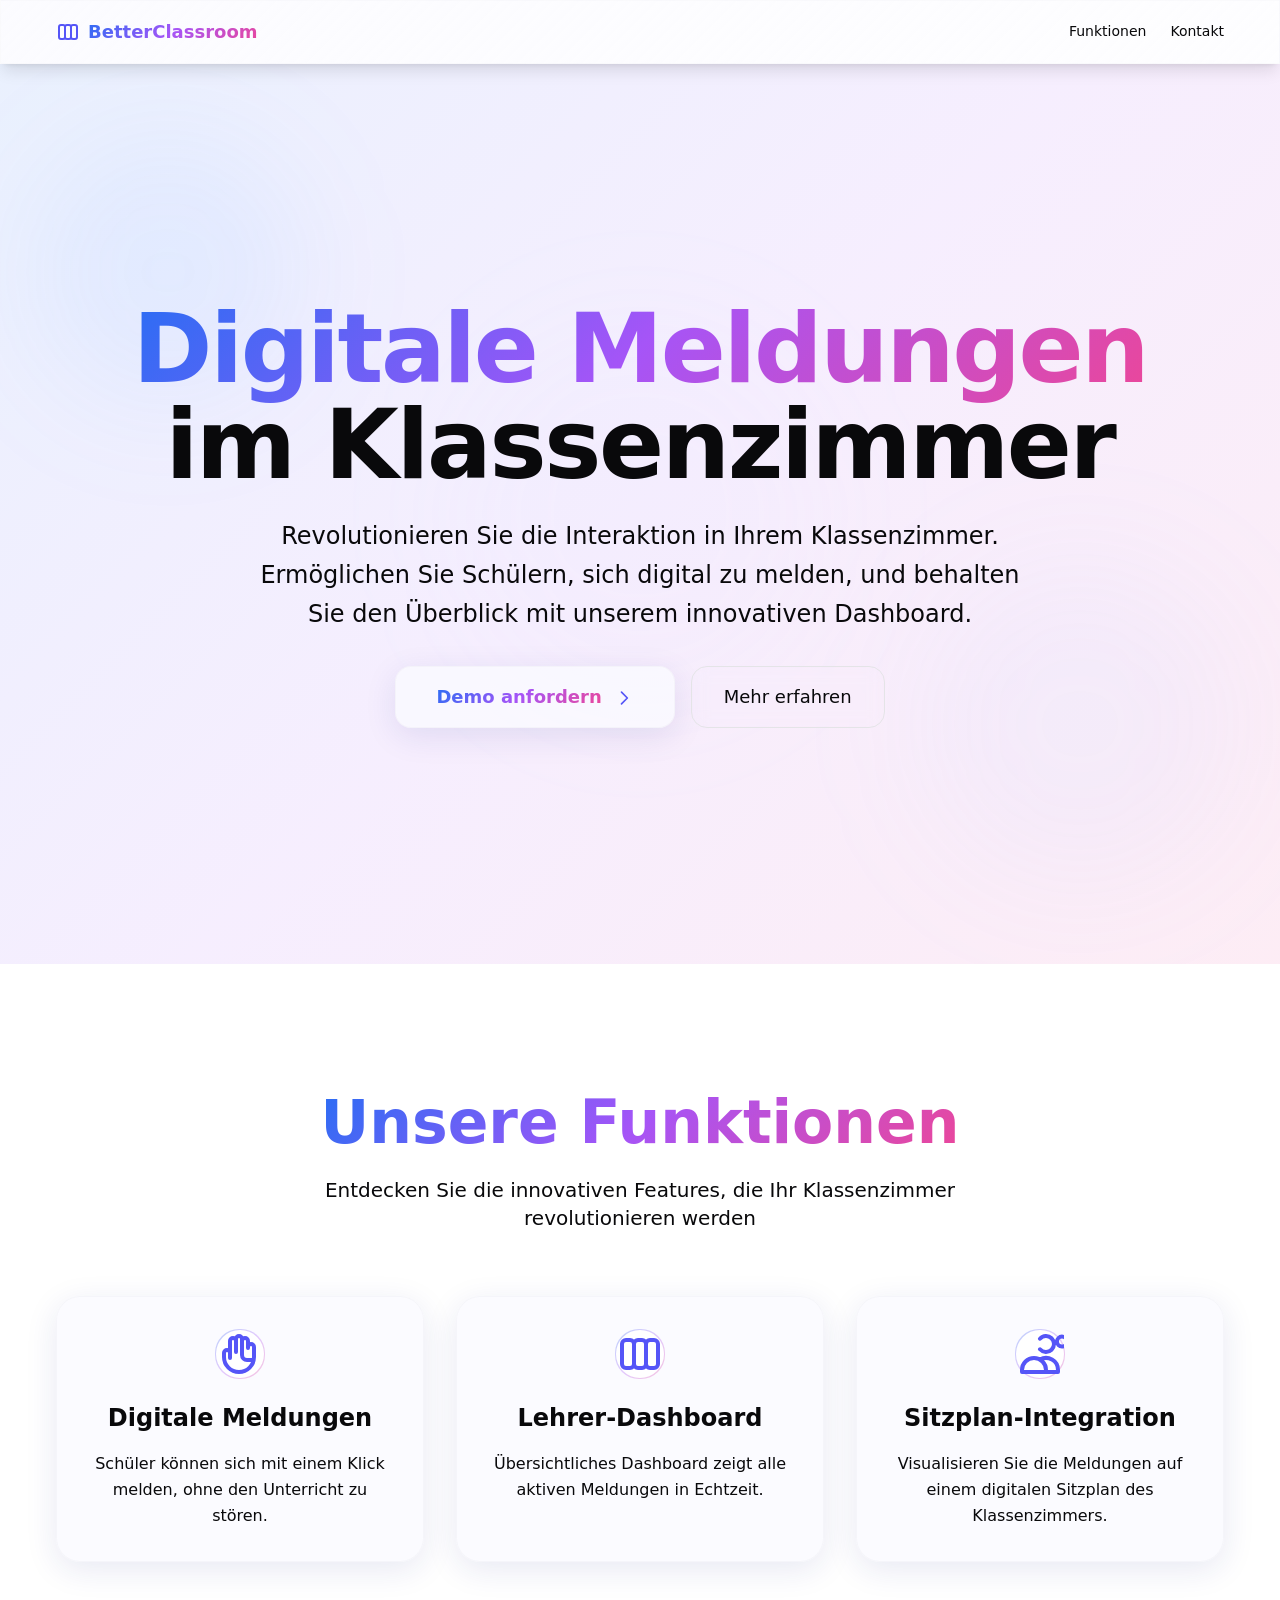
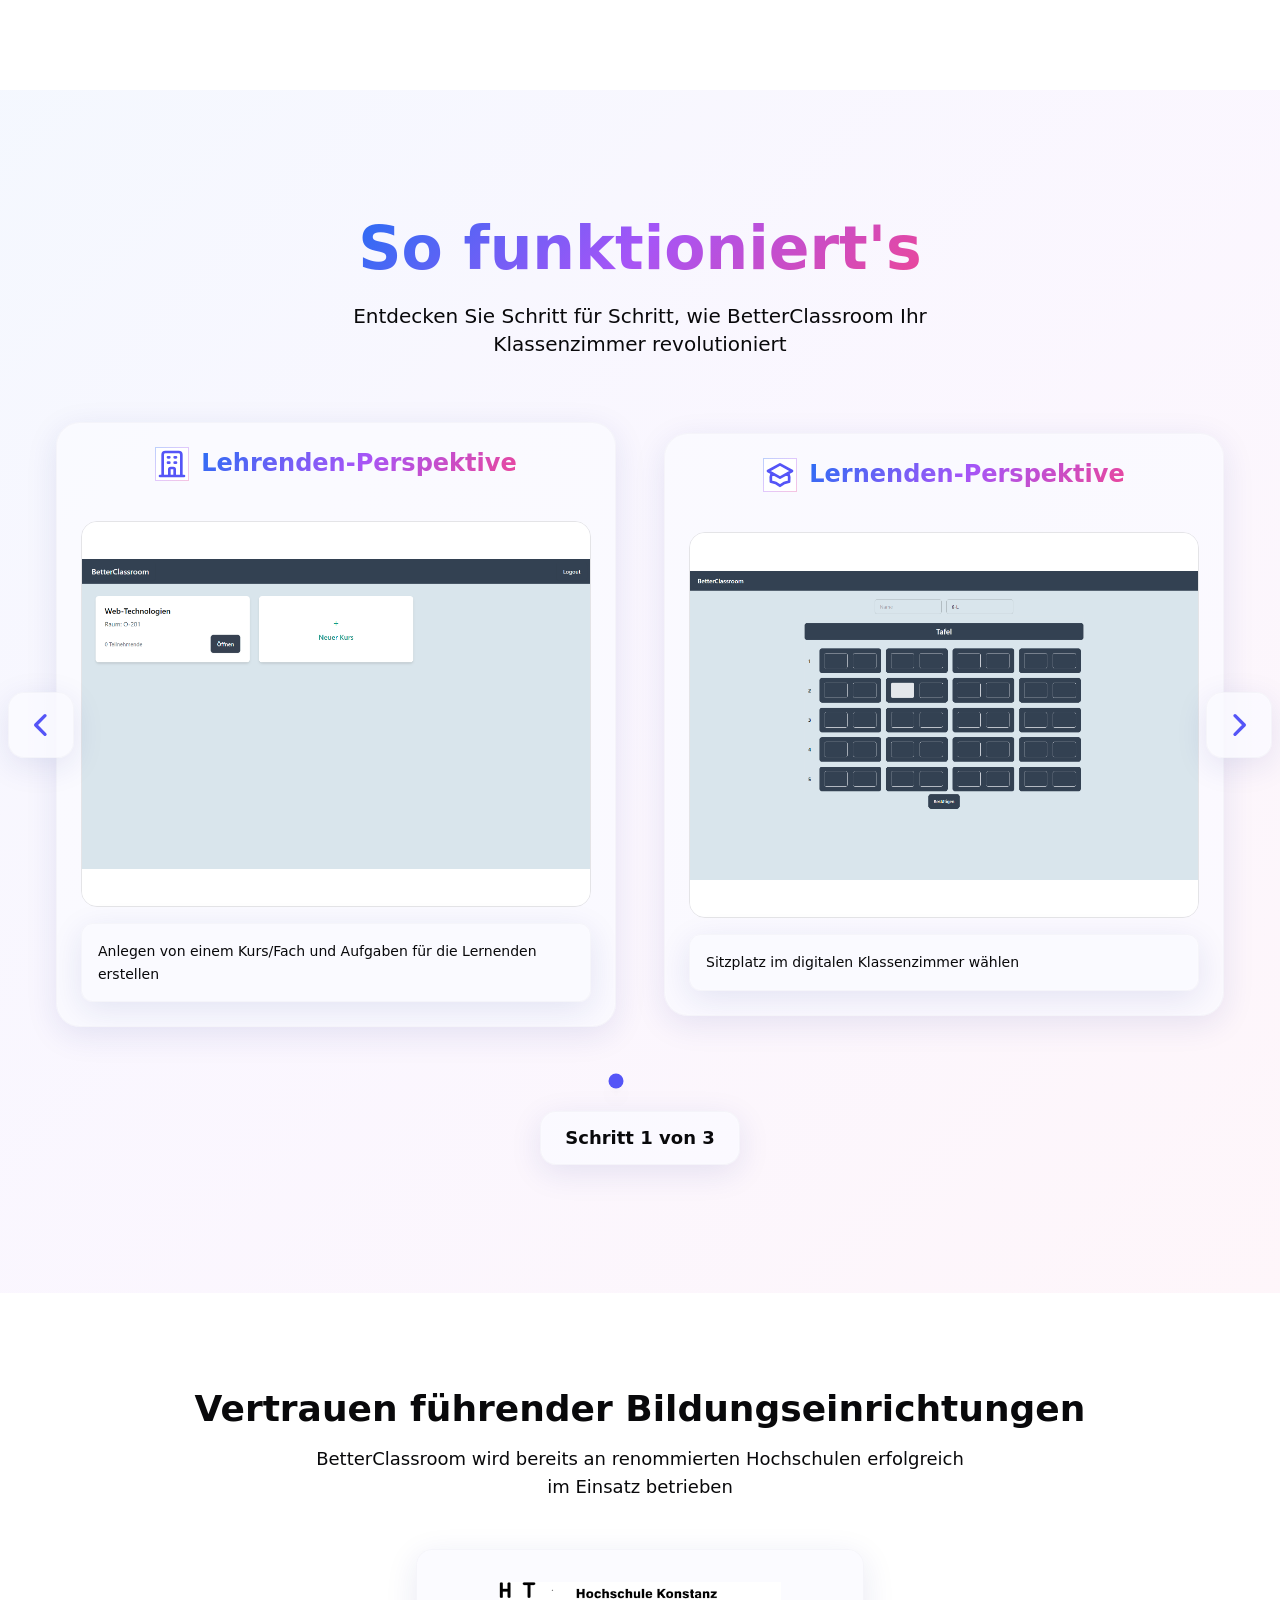
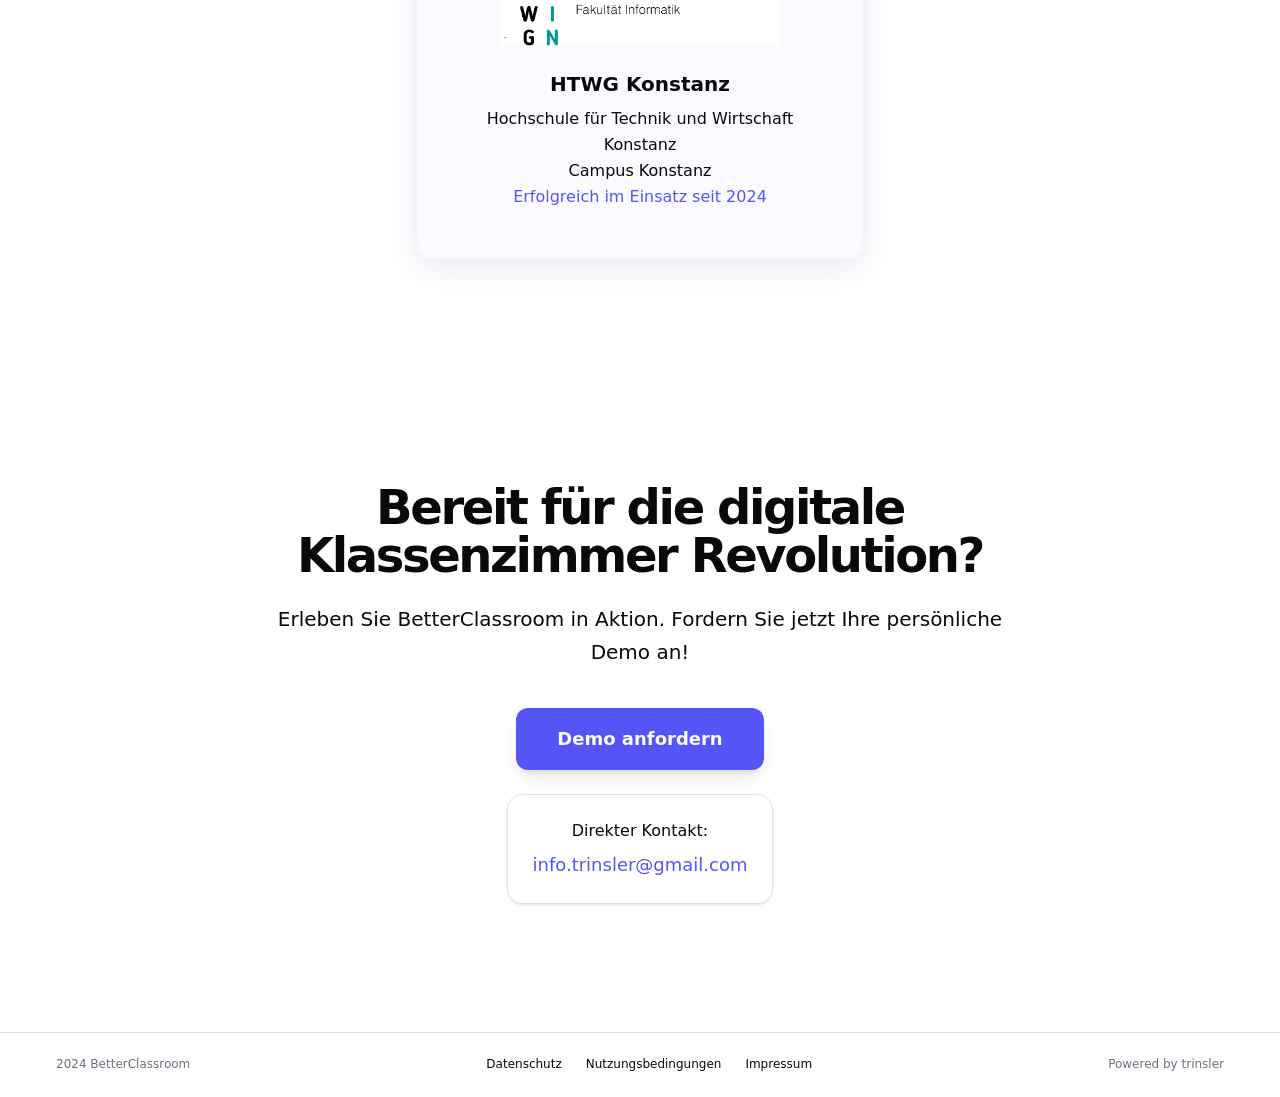
<file: index.html>
<!DOCTYPE html><html><head><meta charset="utf-8"><meta name="viewport" content="width=device-width, initial-scale=1"><script type="importmap">{"imports":{"#entry":"/_nuxt/Ccc8Qym0.js"}}</script><title>BetterClassroom - Digitale Meldungen im Klassenzimmer</title><link rel="stylesheet" href="/_nuxt/entry.DFi-HNW6.css" crossorigin><link rel="preload" as="fetch" crossorigin="anonymous" href="/_payload.json?af99e46b-02d0-4769-9086-7e978fcd4104"><link rel="modulepreload" as="script" crossorigin href="/_nuxt/Ccc8Qym0.js"><link rel="modulepreload" as="script" crossorigin href="/_nuxt/7sRsiA7L.js"><link rel="modulepreload" as="script" crossorigin href="/_nuxt/9-DOH8Un.js"><link rel="modulepreload" as="script" crossorigin href="/_nuxt/Chy-gWsN.js"><link rel="preload" as="fetch" fetchpriority="low" crossorigin="anonymous" href="/_nuxt/builds/meta/af99e46b-02d0-4769-9086-7e978fcd4104.json"><link rel="prefetch" as="script" crossorigin href="/_nuxt/Uze9nPgn.js"><link rel="prefetch" as="script" crossorigin href="/_nuxt/CTONA4Dl.js"><meta name="description" content="Revolutionieren Sie die Interaktion in Ihrem Klassenzimmer mit BetterClassroom"><link rel="icon" type="image/x-icon" href="/favicon.ico"><script type="module" src="/_nuxt/Ccc8Qym0.js" crossorigin></script></head><body><div id="__nuxt"><div class="flex flex-col min-h-screen"><header class="px-4 lg:px-6 h-16 flex items-center fixed w-full glass-morphism z-50 shadow-lg"><div class="container mx-auto flex justify-between items-center"><a aria-current="page" href="/" class="router-link-active router-link-exact-active flex items-center justify-center"><svg class="h-6 w-6 text-primary" fill="none" stroke="currentColor" viewBox="0 0 24 24"><path stroke-linecap="round" stroke-linejoin="round" stroke-width="2" d="M9 17V7m0 10a2 2 0 01-2 2H5a2 2 0 01-2-2V7a2 2 0 012-2h2a2 2 0 012 2m0 10a2 2 0 002 2h2a2 2 0 002-2M9 7a2 2 0 012-2h2a2 2 0 012 2m0 10V7m0 10a2 2 0 002 2h2a2 2 0 002-2V7a2 2 0 00-2-2h-2a2 2 0 00-2 2"></path></svg><span class="ml-2 text-lg font-bold gradient-text">BetterClassroom</span></a><nav class="hidden md:flex gap-4 sm:gap-6 items-center"><a aria-current="page" href="/" class="router-link-active router-link-exact-active text-sm font-medium text-foreground hover:text-primary transition-colors"> Funktionen </a><a aria-current="page" href="/" class="router-link-active router-link-exact-active text-sm font-medium text-foreground hover:text-primary transition-colors"> Kontakt </a></nav><button class="md:hidden p-2"><svg class="h-6 w-6 text-foreground" fill="none" stroke="currentColor" viewBox="0 0 24 24"><path stroke-linecap="round" stroke-linejoin="round" stroke-width="2" d="M4 6h16M4 12h16M4 18h16"></path></svg></button></div><!----></header><main class="flex-1 pt-16"><!--[--><div></div><div><section class="w-full min-h-screen flex items-center justify-center relative overflow-hidden gradient-bg"><div class="container mx-auto px-4 md:px-6"><div class="absolute inset-0 overflow-hidden pointer-events-none"><div class="absolute top-20 left-10 w-64 h-64 bg-blue-400/8 rounded-full blur-3xl floating-animation"></div><div class="absolute bottom-20 right-10 w-80 h-80 bg-blue-300/6 rounded-full blur-3xl floating-animation" style="animation-delay:-3s;"></div><div class="absolute top-1/2 left-1/2 transform -translate-x-1/2 -translate-y-1/2 w-96 h-96 bg-blue-200/4 rounded-full blur-3xl floating-animation" style="animation-delay:-1.5s;"></div></div><div class="opacity-0 translate-y-10 relative z-10 flex flex-col items-center space-y-8 text-center" style="transition:all 1s ease-out;"><div class="space-y-6"><h1 class="text-5xl md:text-7xl lg:text-8xl font-black tracking-tight"><span class="gradient-text">Digitale Meldungen</span><br><span class="text-foreground">im Klassenzimmer</span></h1><p class="mx-auto max-w-[800px] text-xl md:text-2xl text-muted-foreground leading-relaxed"> Revolutionieren Sie die Interaktion in Ihrem Klassenzimmer. Ermöglichen Sie Schülern, sich digital zu melden, und behalten Sie den Überblick mit unserem innovativen Dashboard. </p></div><div class="flex flex-col sm:flex-row gap-4 items-center"><button class="glass-card px-10 py-4 text-lg font-semibold text-foreground hover:scale-105 active:scale-95 transition-all duration-300 pulse-glow rounded-2xl"><span class="gradient-text">Demo anfordern</span><svg class="ml-3 h-5 w-5 inline text-primary" fill="none" stroke="currentColor" viewBox="0 0 24 24"><path stroke-linecap="round" stroke-linejoin="round" stroke-width="2" d="M9 5l7 7-7 7"></path></svg></button><button class="px-8 py-4 text-lg font-medium text-muted-foreground hover:text-foreground transition-colors rounded-2xl border border-border/50 hover:border-border backdrop-blur-sm"> Mehr erfahren </button></div></div></div></section><section id="features" class="w-full py-20 md:py-32 relative"><div class="container mx-auto px-4 md:px-6"><div class="text-center mb-16"><h2 class="text-4xl md:text-6xl font-bold mb-6"><span class="gradient-text">Unsere Funktionen</span></h2><p class="text-xl text-muted-foreground max-w-2xl mx-auto"> Entdecken Sie die innovativen Features, die Ihr Klassenzimmer revolutionieren werden </p></div><div class="grid grid-cols-1 md:grid-cols-2 lg:grid-cols-3 gap-8"><div class="group glass-card p-8 rounded-3xl hover:scale-[1.02] transition-all duration-500"><div class="gradient-border rounded-2xl p-5 mb-6 w-fit mx-auto"><svg class="h-12 w-12 text-primary relative z-10" fill="none" stroke="currentColor" viewBox="0 0 24 24"><path stroke-linecap="round" stroke-linejoin="round" stroke-width="2" d="M7 11.5V14m0-2.5v-6a1.5 1.5 0 113 0m-3 6a1.5 1.5 0 00-3 0v2a7.5 7.5 0 0015 0v-5a1.5 1.5 0 00-3 0m-6-3V11m0-5.5v-1a1.5 1.5 0 013 0v1m0 0V11m0-5.5a1.5 1.5 0 013 0v3.5M18 15h-2.5A2.5 2.5 0 0113 12.5V10"></path></svg></div><h3 class="text-2xl font-bold mb-4 text-center group-hover:gradient-text transition-all duration-300"> Digitale Meldungen </h3><p class="text-muted-foreground leading-relaxed text-center"> Schüler können sich mit einem Klick melden, ohne den Unterricht zu stören. </p></div><div class="group glass-card p-8 rounded-3xl hover:scale-[1.02] transition-all duration-500"><div class="gradient-border rounded-2xl p-5 mb-6 w-fit mx-auto"><svg class="h-12 w-12 text-primary relative z-10" fill="none" stroke="currentColor" viewBox="0 0 24 24"><path stroke-linecap="round" stroke-linejoin="round" stroke-width="2" d="M9 17V7m0 10a2 2 0 01-2 2H5a2 2 0 01-2-2V7a2 2 0 012-2h2a2 2 0 012 2m0 10a2 2 0 002 2h2a2 2 0 002-2M9 7a2 2 0 012-2h2a2 2 0 012 2m0 10V7m0 10a2 2 0 002 2h2a2 2 0 002-2V7a2 2 0 00-2-2h-2a2 2 0 00-2 2"></path></svg></div><h3 class="text-2xl font-bold mb-4 text-center group-hover:gradient-text transition-all duration-300"> Lehrer-Dashboard </h3><p class="text-muted-foreground leading-relaxed text-center"> Übersichtliches Dashboard zeigt alle aktiven Meldungen in Echtzeit. </p></div><div class="group glass-card p-8 rounded-3xl hover:scale-[1.02] transition-all duration-500 md:col-span-2 lg:col-span-1"><div class="gradient-border rounded-2xl p-5 mb-6 w-fit mx-auto"><svg class="h-12 w-12 text-primary relative z-10" fill="none" stroke="currentColor" viewBox="0 0 24 24"><path stroke-linecap="round" stroke-linejoin="round" stroke-width="2" d="M12 4.354a4 4 0 110 5.292M15 21H3v-1a6 6 0 0112 0v1zm0 0h6v-1a6 6 0 00-9-5.197m13.5-9a2.5 2.5 0 11-5 0 2.5 2.5 0 015 0z"></path></svg></div><h3 class="text-2xl font-bold mb-4 text-center group-hover:gradient-text transition-all duration-300"> Sitzplan-Integration </h3><p class="text-muted-foreground leading-relaxed text-center"> Visualisieren Sie die Meldungen auf einem digitalen Sitzplan des Klassenzimmers. </p></div></div></div></section><section class="w-full py-20 md:py-32 relative overflow-hidden"><div class="absolute inset-0 gradient-bg opacity-50"></div><div class="container mx-auto px-4 relative z-10"><div class="text-center mb-16"><h2 class="text-4xl md:text-6xl font-bold mb-6"><span class="gradient-text">So funktioniert&#39;s</span></h2><p class="text-xl text-muted-foreground max-w-2xl mx-auto"> Entdecken Sie Schritt für Schritt, wie BetterClassroom Ihr Klassenzimmer revolutioniert </p></div><div class="relative max-w-7xl mx-auto"><button class="absolute -left-6 md:-left-12 top-1/2 -translate-y-1/2 z-20 glass-card p-4 rounded-2xl hover:scale-125 transition-all duration-300 pulse-glow group shadow-2xl"><svg class="h-8 w-8 text-primary group-hover:text-primary/80" fill="none" stroke="currentColor" viewBox="0 0 24 24"><path stroke-linecap="round" stroke-linejoin="round" stroke-width="2.5" d="M15 19l-7-7 7-7"></path></svg></button><div class="flex flex-col lg:flex-row gap-8 lg:gap-12 items-center justify-center"><div class="w-full lg:w-1/2 max-w-2xl"><div class="glass-card rounded-3xl overflow-hidden"><div class="p-6 pb-4"><div class="flex items-center justify-center space-x-3 mb-6"><div class="gradient-border rounded-2xl p-3"><svg class="h-8 w-8 text-primary relative z-10" fill="none" stroke="currentColor" viewBox="0 0 24 24"><path stroke-linecap="round" stroke-linejoin="round" stroke-width="2" d="M19 21V5a2 2 0 00-2-2H7a2 2 0 00-2 2v16m14 0h2m-2 0h-5m-9 0H3m2 0h5M9 7h1m-1 4h1m4-4h1m-1 4h1m-5 10v-5a1 1 0 011-1h2a1 1 0 011 1v5m-4 0h4"></path></svg></div><h3 class="text-2xl font-bold gradient-text">Lehrenden-Perspektive</h3></div></div><div class="relative mx-6 mb-6"><div class="overflow-hidden rounded-2xl border border-border/20 bg-muted/20"><img src="/assets/kurs.png" alt="Lehrenden-Ansicht 1" class="w-full h-80 lg:h-96 object-contain bg-white"></div><div class="mt-4 glass-card p-4 rounded-xl"><p class="text-sm text-foreground leading-relaxed font-medium">Anlegen von einem Kurs/Fach und Aufgaben für die Lernenden erstellen</p></div></div></div></div><div class="w-full lg:w-1/2 max-w-2xl"><div class="glass-card rounded-3xl overflow-hidden"><div class="p-6 pb-4"><div class="flex items-center justify-center space-x-3 mb-6"><div class="gradient-border rounded-2xl p-3"><svg class="h-8 w-8 text-primary relative z-10" fill="none" stroke="currentColor" viewBox="0 0 24 24"><path stroke-linecap="round" stroke-linejoin="round" stroke-width="2" d="M12 14l9-5-9-5-9 5 9 5z M12 14l6.16-3.422a12.083 12.083 0 01.665 6.479A11.952 11.952 0 0012 20.055a11.952 11.952 0 00-6.824-2.998 12.078 12.078 0 01.665-6.479L12 14z"></path></svg></div><h3 class="text-2xl font-bold gradient-text">Lernenden-Perspektive</h3></div></div><div class="relative mx-6 mb-6"><div class="overflow-hidden rounded-2xl border border-border/20 bg-muted/20"><img src="/assets/studentSitz.png" alt="Lernenden-Ansicht 1" class="w-full h-80 lg:h-96 object-contain bg-white"></div><div class="mt-4 glass-card p-4 rounded-xl"><p class="text-sm text-foreground leading-relaxed font-medium">Sitzplatz im digitalen Klassenzimmer wählen</p></div></div></div></div></div><button class="absolute -right-6 md:-right-12 top-1/2 -translate-y-1/2 z-20 glass-card p-4 rounded-2xl hover:scale-125 transition-all duration-300 pulse-glow group shadow-2xl"><svg class="h-8 w-8 text-primary group-hover:text-primary/80" fill="none" stroke="currentColor" viewBox="0 0 24 24"><path stroke-linecap="round" stroke-linejoin="round" stroke-width="2.5" d="M9 5l7 7-7 7"></path></svg></button></div><div class="flex flex-col items-center mt-12 space-y-6"><div class="flex space-x-3"><!--[--><button class="bg-primary shadow-lg scale-125 w-3 h-3 rounded-full transition-all duration-300"></button><button class="bg-muted-foreground/30 hover:bg-muted-foreground/50 w-3 h-3 rounded-full transition-all duration-300"></button><button class="bg-muted-foreground/30 hover:bg-muted-foreground/50 w-3 h-3 rounded-full transition-all duration-300"></button><!--]--></div><div class="glass-card px-6 py-3 rounded-2xl"><p class="text-lg font-semibold text-foreground"> Schritt 1 von 3</p></div></div></div></section><section class="w-full py-16 md:py-24 bg-secondary/10"><div class="container mx-auto px-4 md:px-6"><div class="text-center mb-12"><h2 class="text-3xl md:text-4xl font-bold mb-4 text-foreground"> Vertrauen führender Bildungseinrichtungen </h2><p class="text-lg text-muted-foreground max-w-2xl mx-auto"> BetterClassroom wird bereits an renommierten Hochschulen erfolgreich im Einsatz betrieben </p></div><div class="flex flex-col items-center"><div class="glass-card p-8 rounded-2xl max-w-md w-full text-center"><div class="mb-6"><img src="/images/htwg-logo.png" alt="HTWG Konstanz Logo" class="h-16 mx-auto object-contain" onerror="this.style.display=&#39;none&#39;"></div><h3 class="text-xl font-bold mb-2 text-foreground">HTWG Konstanz</h3><p class="text-muted-foreground leading-relaxed mb-4"> Hochschule für Technik und Wirtschaft Konstanz<br> Campus Konstanz<br><span class="text-primary font-medium">Erfolgreich im Einsatz seit 2024</span></p></div></div></div></section><section id="contact" class="w-full py-12 md:py-24 lg:py-32 bg-secondary/30"><div class="container mx-auto px-4 md:px-6"><div class="max-w-3xl mx-auto text-center"><h2 class="text-3xl font-bold tracking-tighter sm:text-4xl md:text-5xl mb-6 text-foreground"> Bereit für die digitale Klassenzimmer Revolution? </h2><p class="text-xl mb-10 text-muted-foreground leading-relaxed"> Erleben Sie BetterClassroom in Aktion. Fordern Sie jetzt Ihre persönliche Demo an! </p><div class="flex flex-col items-center justify-center space-y-6"><a href="mailto:info.trinsler@gmail.com" class="inline-flex items-center justify-center px-10 py-4 border border-transparent text-lg font-semibold rounded-xl text-primary-foreground bg-primary hover:bg-primary/90 shadow-lg hover:shadow-xl transition-all duration-200 hover:scale-105 active:scale-95"> Demo anfordern </a><div class="bg-card border border-border rounded-2xl p-6 shadow-sm"><p class="text-muted-foreground mb-2">Direkter Kontakt:</p><a href="mailto:info.trinsler@gmail.com" class="text-primary hover:underline text-lg font-medium">info.trinsler@gmail.com</a></div></div></div></div></section></div><!--]--></main><footer class="w-full py-6 px-4 md:px-6 border-t"><div class="container mx-auto flex flex-col sm:flex-row justify-between items-center"><p class="text-xs text-gray-500 dark:text-gray-400">2024 BetterClassroom</p><nav class="flex gap-4 sm:gap-6 mt-4 sm:mt-0"><a href="/datenschutz" class="text-xs hover:text-primary transition-colors"> Datenschutz </a><a href="/agb" class="text-xs hover:text-primary transition-colors"> Nutzungsbedingungen </a><a href="/impressum" class="text-xs hover:text-primary transition-colors"> Impressum </a></nav><div class="text-xs text-gray-500 dark:text-gray-400 mt-4 sm:mt-0"> Powered by <a href="https:trinsler.com" class="hover:text-primary transition-colors">trinsler</a></div></div></footer></div></div><div id="teleports"></div><script type="application/json" data-nuxt-data="nuxt-app" data-ssr="true" id="__NUXT_DATA__" data-src="/_payload.json?af99e46b-02d0-4769-9086-7e978fcd4104">[{"state":1,"once":3,"_errors":4,"serverRendered":6,"path":7,"prerenderedAt":8},["Reactive",2],{},["Set"],["ShallowReactive",5],{},true,"/",1762108958387]</script><script>window.__NUXT__={};window.__NUXT__.config={public:{},app:{baseURL:"/",buildId:"af99e46b-02d0-4769-9086-7e978fcd4104",buildAssetsDir:"/_nuxt/",cdnURL:""}}</script></body></html>
</file>
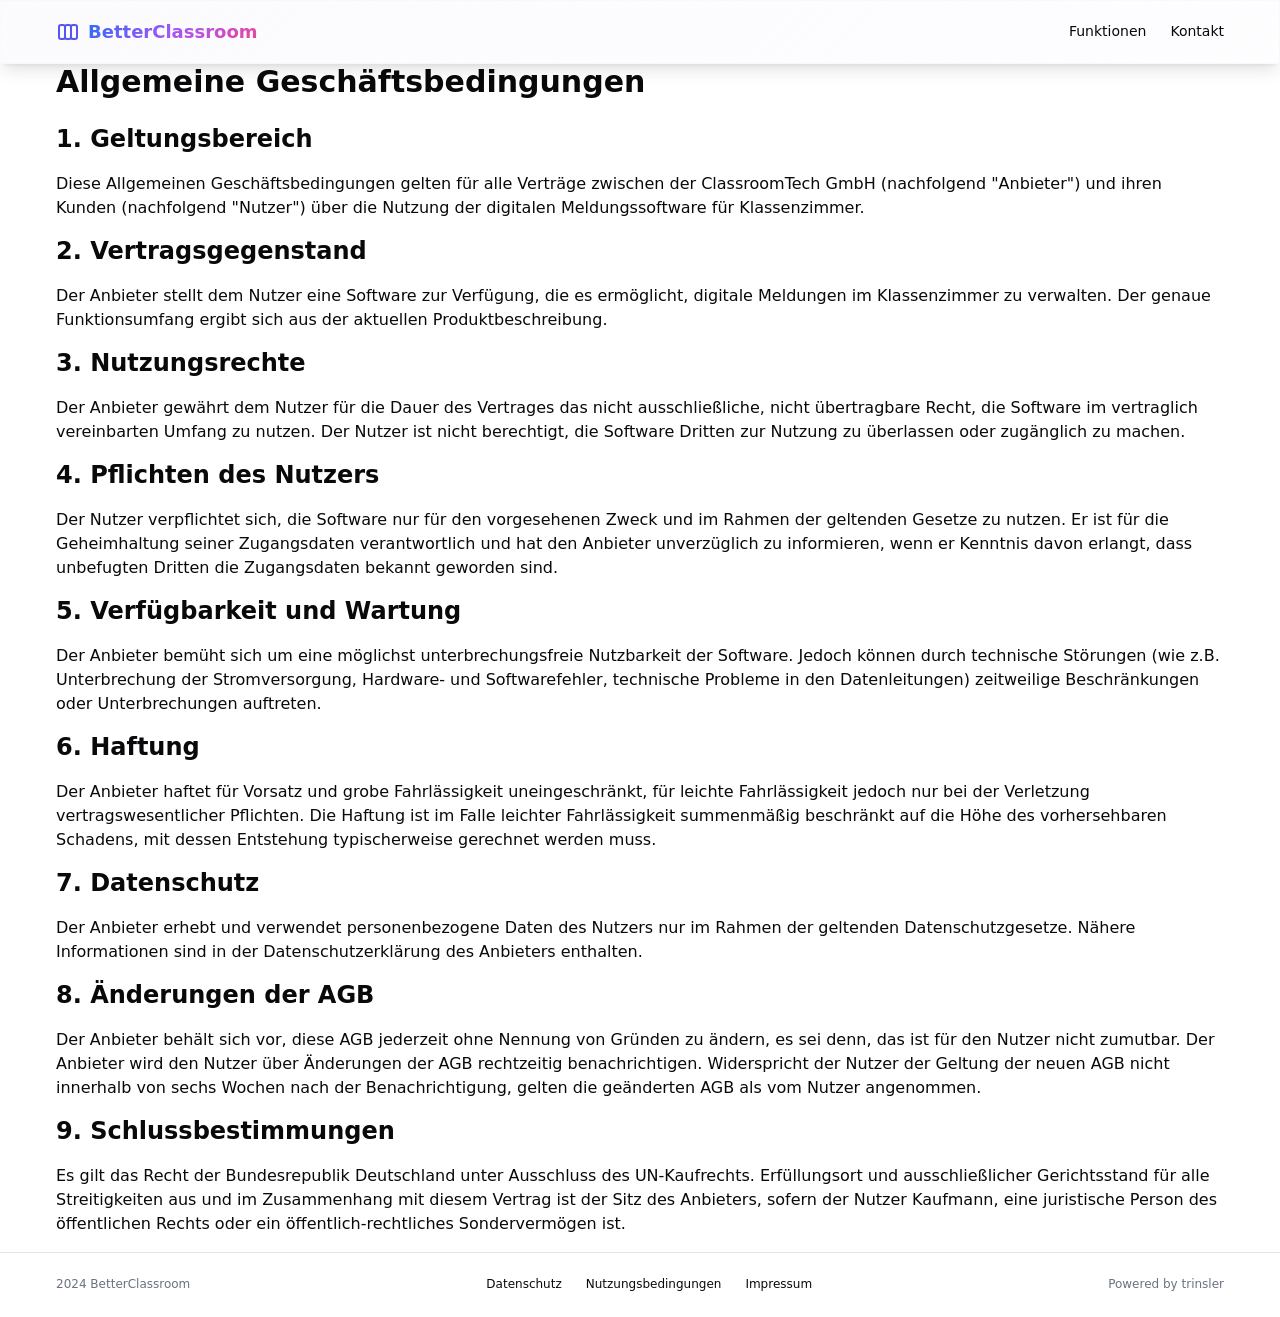
<file: agb/index.html>
<!DOCTYPE html><html><head><meta charset="utf-8"><meta name="viewport" content="width=device-width, initial-scale=1"><script type="importmap">{"imports":{"#entry":"/_nuxt/Ccc8Qym0.js"}}</script><title>AGB - BetterClassroom</title><link rel="stylesheet" href="/_nuxt/entry.DFi-HNW6.css" crossorigin><link rel="preload" as="fetch" crossorigin="anonymous" href="/agb/_payload.json?af99e46b-02d0-4769-9086-7e978fcd4104"><link rel="modulepreload" as="script" crossorigin href="/_nuxt/Ccc8Qym0.js"><link rel="modulepreload" as="script" crossorigin href="/_nuxt/7sRsiA7L.js"><link rel="modulepreload" as="script" crossorigin href="/_nuxt/9-DOH8Un.js"><link rel="modulepreload" as="script" crossorigin href="/_nuxt/l98vW6mr.js"><link rel="preload" as="fetch" fetchpriority="low" crossorigin="anonymous" href="/_nuxt/builds/meta/af99e46b-02d0-4769-9086-7e978fcd4104.json"><link rel="prefetch" as="script" crossorigin href="/_nuxt/Uze9nPgn.js"><link rel="prefetch" as="script" crossorigin href="/_nuxt/CTONA4Dl.js"><meta name="description" content="Allgemeine Geschäftsbedingungen von BetterClassroom"><link rel="icon" type="image/x-icon" href="/favicon.ico"><script type="module" src="/_nuxt/Ccc8Qym0.js" crossorigin></script></head><body><div id="__nuxt"><div class="flex flex-col min-h-screen"><header class="px-4 lg:px-6 h-16 flex items-center fixed w-full glass-morphism z-50 shadow-lg"><div class="container mx-auto flex justify-between items-center"><a href="/" class="flex items-center justify-center"><svg class="h-6 w-6 text-primary" fill="none" stroke="currentColor" viewBox="0 0 24 24"><path stroke-linecap="round" stroke-linejoin="round" stroke-width="2" d="M9 17V7m0 10a2 2 0 01-2 2H5a2 2 0 01-2-2V7a2 2 0 012-2h2a2 2 0 012 2m0 10a2 2 0 002 2h2a2 2 0 002-2M9 7a2 2 0 012-2h2a2 2 0 012 2m0 10V7m0 10a2 2 0 002 2h2a2 2 0 002-2V7a2 2 0 00-2-2h-2a2 2 0 00-2 2"></path></svg><span class="ml-2 text-lg font-bold gradient-text">BetterClassroom</span></a><nav class="hidden md:flex gap-4 sm:gap-6 items-center"><a href="/" class="text-sm font-medium text-foreground hover:text-primary transition-colors"> Funktionen </a><a href="/" class="text-sm font-medium text-foreground hover:text-primary transition-colors"> Kontakt </a></nav><button class="md:hidden p-2"><svg class="h-6 w-6 text-foreground" fill="none" stroke="currentColor" viewBox="0 0 24 24"><path stroke-linecap="round" stroke-linejoin="round" stroke-width="2" d="M4 6h16M4 12h16M4 18h16"></path></svg></button></div><!----></header><main class="flex-1 pt-16"><!--[--><div></div><div class="container mx-auto px-4 py-8"><h1 class="text-3xl font-bold mb-6">Allgemeine Geschäftsbedingungen</h1><h2 class="text-2xl font-semibold mb-4">1. Geltungsbereich</h2><p class="mb-4"> Diese Allgemeinen Geschäftsbedingungen gelten für alle Verträge zwischen der ClassroomTech GmbH (nachfolgend &quot;Anbieter&quot;) und ihren Kunden (nachfolgend &quot;Nutzer&quot;) über die Nutzung der digitalen Meldungssoftware für Klassenzimmer. </p><h2 class="text-2xl font-semibold mb-4">2. Vertragsgegenstand</h2><p class="mb-4"> Der Anbieter stellt dem Nutzer eine Software zur Verfügung, die es ermöglicht, digitale Meldungen im Klassenzimmer zu verwalten. Der genaue Funktionsumfang ergibt sich aus der aktuellen Produktbeschreibung. </p><h2 class="text-2xl font-semibold mb-4">3. Nutzungsrechte</h2><p class="mb-4"> Der Anbieter gewährt dem Nutzer für die Dauer des Vertrages das nicht ausschließliche, nicht übertragbare Recht, die Software im vertraglich vereinbarten Umfang zu nutzen. Der Nutzer ist nicht berechtigt, die Software Dritten zur Nutzung zu überlassen oder zugänglich zu machen. </p><h2 class="text-2xl font-semibold mb-4">4. Pflichten des Nutzers</h2><p class="mb-4"> Der Nutzer verpflichtet sich, die Software nur für den vorgesehenen Zweck und im Rahmen der geltenden Gesetze zu nutzen. Er ist für die Geheimhaltung seiner Zugangsdaten verantwortlich und hat den Anbieter unverzüglich zu informieren, wenn er Kenntnis davon erlangt, dass unbefugten Dritten die Zugangsdaten bekannt geworden sind. </p><h2 class="text-2xl font-semibold mb-4">5. Verfügbarkeit und Wartung</h2><p class="mb-4"> Der Anbieter bemüht sich um eine möglichst unterbrechungsfreie Nutzbarkeit der Software. Jedoch können durch technische Störungen (wie z.B. Unterbrechung der Stromversorgung, Hardware- und Softwarefehler, technische Probleme in den Datenleitungen) zeitweilige Beschränkungen oder Unterbrechungen auftreten. </p><h2 class="text-2xl font-semibold mb-4">6. Haftung</h2><p class="mb-4"> Der Anbieter haftet für Vorsatz und grobe Fahrlässigkeit uneingeschränkt, für leichte Fahrlässigkeit jedoch nur bei der Verletzung vertragswesentlicher Pflichten. Die Haftung ist im Falle leichter Fahrlässigkeit summenmäßig beschränkt auf die Höhe des vorhersehbaren Schadens, mit dessen Entstehung typischerweise gerechnet werden muss. </p><h2 class="text-2xl font-semibold mb-4">7. Datenschutz</h2><p class="mb-4"> Der Anbieter erhebt und verwendet personenbezogene Daten des Nutzers nur im Rahmen der geltenden Datenschutzgesetze. Nähere Informationen sind in der Datenschutzerklärung des Anbieters enthalten. </p><h2 class="text-2xl font-semibold mb-4">8. Änderungen der AGB</h2><p class="mb-4"> Der Anbieter behält sich vor, diese AGB jederzeit ohne Nennung von Gründen zu ändern, es sei denn, das ist für den Nutzer nicht zumutbar. Der Anbieter wird den Nutzer über Änderungen der AGB rechtzeitig benachrichtigen. Widerspricht der Nutzer der Geltung der neuen AGB nicht innerhalb von sechs Wochen nach der Benachrichtigung, gelten die geänderten AGB als vom Nutzer angenommen. </p><h2 class="text-2xl font-semibold mb-4">9. Schlussbestimmungen</h2><p class="mb-4"> Es gilt das Recht der Bundesrepublik Deutschland unter Ausschluss des UN-Kaufrechts. Erfüllungsort und ausschließlicher Gerichtsstand für alle Streitigkeiten aus und im Zusammenhang mit diesem Vertrag ist der Sitz des Anbieters, sofern der Nutzer Kaufmann, eine juristische Person des öffentlichen Rechts oder ein öffentlich-rechtliches Sondervermögen ist. </p></div><!--]--></main><footer class="w-full py-6 px-4 md:px-6 border-t"><div class="container mx-auto flex flex-col sm:flex-row justify-between items-center"><p class="text-xs text-gray-500 dark:text-gray-400">2024 BetterClassroom</p><nav class="flex gap-4 sm:gap-6 mt-4 sm:mt-0"><a href="/datenschutz" class="text-xs hover:text-primary transition-colors"> Datenschutz </a><a aria-current="page" href="/agb" class="router-link-active router-link-exact-active text-xs hover:text-primary transition-colors"> Nutzungsbedingungen </a><a href="/impressum" class="text-xs hover:text-primary transition-colors"> Impressum </a></nav><div class="text-xs text-gray-500 dark:text-gray-400 mt-4 sm:mt-0"> Powered by <a href="https:trinsler.com" class="hover:text-primary transition-colors">trinsler</a></div></div></footer></div></div><div id="teleports"></div><script type="application/json" data-nuxt-data="nuxt-app" data-ssr="true" id="__NUXT_DATA__" data-src="/agb/_payload.json?af99e46b-02d0-4769-9086-7e978fcd4104">[{"state":1,"once":3,"_errors":4,"serverRendered":6,"path":7,"prerenderedAt":8},["Reactive",2],{},["Set"],["ShallowReactive",5],{},true,"/agb",1762108958488]</script><script>window.__NUXT__={};window.__NUXT__.config={public:{},app:{baseURL:"/",buildId:"af99e46b-02d0-4769-9086-7e978fcd4104",buildAssetsDir:"/_nuxt/",cdnURL:""}}</script></body></html>
</file>
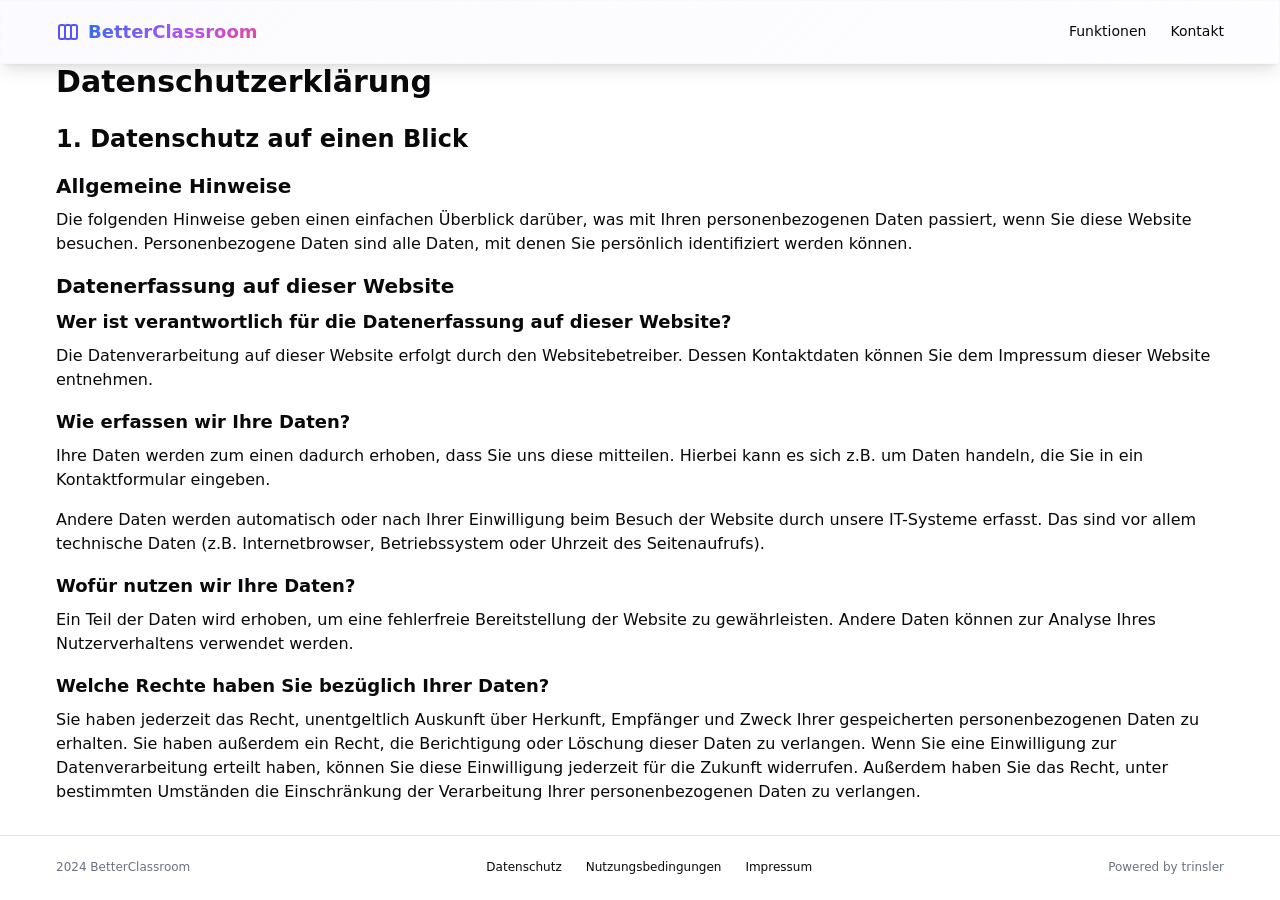
<file: datenschutz/index.html>
<!DOCTYPE html><html><head><meta charset="utf-8"><meta name="viewport" content="width=device-width, initial-scale=1"><script type="importmap">{"imports":{"#entry":"/_nuxt/Ccc8Qym0.js"}}</script><title>Datenschutzerklärung - BetterClassroom</title><link rel="stylesheet" href="/_nuxt/entry.DFi-HNW6.css" crossorigin><link rel="preload" as="fetch" crossorigin="anonymous" href="/datenschutz/_payload.json?af99e46b-02d0-4769-9086-7e978fcd4104"><link rel="modulepreload" as="script" crossorigin href="/_nuxt/Ccc8Qym0.js"><link rel="modulepreload" as="script" crossorigin href="/_nuxt/7sRsiA7L.js"><link rel="modulepreload" as="script" crossorigin href="/_nuxt/9-DOH8Un.js"><link rel="modulepreload" as="script" crossorigin href="/_nuxt/CVPAUj2H.js"><link rel="preload" as="fetch" fetchpriority="low" crossorigin="anonymous" href="/_nuxt/builds/meta/af99e46b-02d0-4769-9086-7e978fcd4104.json"><link rel="prefetch" as="script" crossorigin href="/_nuxt/Uze9nPgn.js"><link rel="prefetch" as="script" crossorigin href="/_nuxt/CTONA4Dl.js"><meta name="description" content="Datenschutzerklärung für BetterClassroom"><link rel="icon" type="image/x-icon" href="/favicon.ico"><script type="module" src="/_nuxt/Ccc8Qym0.js" crossorigin></script></head><body><div id="__nuxt"><div class="flex flex-col min-h-screen"><header class="px-4 lg:px-6 h-16 flex items-center fixed w-full glass-morphism z-50 shadow-lg"><div class="container mx-auto flex justify-between items-center"><a href="/" class="flex items-center justify-center"><svg class="h-6 w-6 text-primary" fill="none" stroke="currentColor" viewBox="0 0 24 24"><path stroke-linecap="round" stroke-linejoin="round" stroke-width="2" d="M9 17V7m0 10a2 2 0 01-2 2H5a2 2 0 01-2-2V7a2 2 0 012-2h2a2 2 0 012 2m0 10a2 2 0 002 2h2a2 2 0 002-2M9 7a2 2 0 012-2h2a2 2 0 012 2m0 10V7m0 10a2 2 0 002 2h2a2 2 0 002-2V7a2 2 0 00-2-2h-2a2 2 0 00-2 2"></path></svg><span class="ml-2 text-lg font-bold gradient-text">BetterClassroom</span></a><nav class="hidden md:flex gap-4 sm:gap-6 items-center"><a href="/" class="text-sm font-medium text-foreground hover:text-primary transition-colors"> Funktionen </a><a href="/" class="text-sm font-medium text-foreground hover:text-primary transition-colors"> Kontakt </a></nav><button class="md:hidden p-2"><svg class="h-6 w-6 text-foreground" fill="none" stroke="currentColor" viewBox="0 0 24 24"><path stroke-linecap="round" stroke-linejoin="round" stroke-width="2" d="M4 6h16M4 12h16M4 18h16"></path></svg></button></div><!----></header><main class="flex-1 pt-16"><!--[--><div></div><div class="container mx-auto px-4 py-8"><h1 class="text-3xl font-bold mb-6">Datenschutzerklärung</h1><h2 class="text-2xl font-semibold mb-4">1. Datenschutz auf einen Blick</h2><h3 class="text-xl font-semibold mb-2">Allgemeine Hinweise</h3><p class="mb-4"> Die folgenden Hinweise geben einen einfachen Überblick darüber, was mit Ihren personenbezogenen Daten passiert, wenn Sie diese Website besuchen. Personenbezogene Daten sind alle Daten, mit denen Sie persönlich identifiziert werden können. </p><h3 class="text-xl font-semibold mb-2">Datenerfassung auf dieser Website</h3><h4 class="text-lg font-semibold mb-2">Wer ist verantwortlich für die Datenerfassung auf dieser Website?</h4><p class="mb-4"> Die Datenverarbeitung auf dieser Website erfolgt durch den Websitebetreiber. Dessen Kontaktdaten können Sie dem Impressum dieser Website entnehmen. </p><h4 class="text-lg font-semibold mb-2">Wie erfassen wir Ihre Daten?</h4><p class="mb-4"> Ihre Daten werden zum einen dadurch erhoben, dass Sie uns diese mitteilen. Hierbei kann es sich z.B. um Daten handeln, die Sie in ein Kontaktformular eingeben. </p><p class="mb-4"> Andere Daten werden automatisch oder nach Ihrer Einwilligung beim Besuch der Website durch unsere IT-Systeme erfasst. Das sind vor allem technische Daten (z.B. Internetbrowser, Betriebssystem oder Uhrzeit des Seitenaufrufs). </p><h4 class="text-lg font-semibold mb-2">Wofür nutzen wir Ihre Daten?</h4><p class="mb-4"> Ein Teil der Daten wird erhoben, um eine fehlerfreie Bereitstellung der Website zu gewährleisten. Andere Daten können zur Analyse Ihres Nutzerverhaltens verwendet werden. </p><h4 class="text-lg font-semibold mb-2">Welche Rechte haben Sie bezüglich Ihrer Daten?</h4><p class="mb-4"> Sie haben jederzeit das Recht, unentgeltlich Auskunft über Herkunft, Empfänger und Zweck Ihrer gespeicherten personenbezogenen Daten zu erhalten. Sie haben außerdem ein Recht, die Berichtigung oder Löschung dieser Daten zu verlangen. Wenn Sie eine Einwilligung zur Datenverarbeitung erteilt haben, können Sie diese Einwilligung jederzeit für die Zukunft widerrufen. Außerdem haben Sie das Recht, unter bestimmten Umständen die Einschränkung der Verarbeitung Ihrer personenbezogenen Daten zu verlangen. </p></div><!--]--></main><footer class="w-full py-6 px-4 md:px-6 border-t"><div class="container mx-auto flex flex-col sm:flex-row justify-between items-center"><p class="text-xs text-gray-500 dark:text-gray-400">2024 BetterClassroom</p><nav class="flex gap-4 sm:gap-6 mt-4 sm:mt-0"><a aria-current="page" href="/datenschutz" class="router-link-active router-link-exact-active text-xs hover:text-primary transition-colors"> Datenschutz </a><a href="/agb" class="text-xs hover:text-primary transition-colors"> Nutzungsbedingungen </a><a href="/impressum" class="text-xs hover:text-primary transition-colors"> Impressum </a></nav><div class="text-xs text-gray-500 dark:text-gray-400 mt-4 sm:mt-0"> Powered by <a href="https:trinsler.com" class="hover:text-primary transition-colors">trinsler</a></div></div></footer></div></div><div id="teleports"></div><script type="application/json" data-nuxt-data="nuxt-app" data-ssr="true" id="__NUXT_DATA__" data-src="/datenschutz/_payload.json?af99e46b-02d0-4769-9086-7e978fcd4104">[{"state":1,"once":3,"_errors":4,"serverRendered":6,"path":7,"prerenderedAt":8},["Reactive",2],{},["Set"],["ShallowReactive",5],{},true,"/datenschutz",1762108958487]</script><script>window.__NUXT__={};window.__NUXT__.config={public:{},app:{baseURL:"/",buildId:"af99e46b-02d0-4769-9086-7e978fcd4104",buildAssetsDir:"/_nuxt/",cdnURL:""}}</script></body></html>
</file>
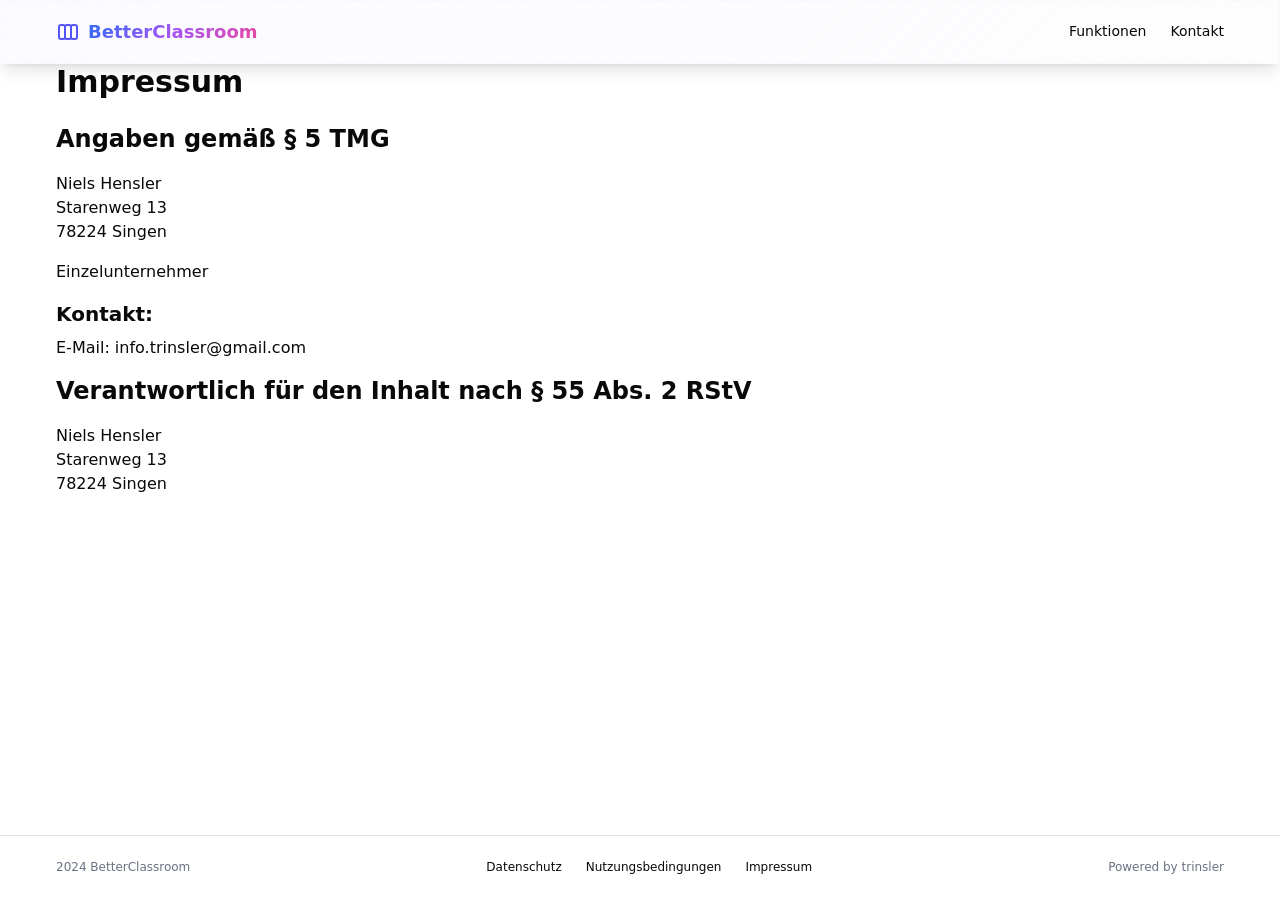
<file: impressum/index.html>
<!DOCTYPE html><html><head><meta charset="utf-8"><meta name="viewport" content="width=device-width, initial-scale=1"><script type="importmap">{"imports":{"#entry":"/_nuxt/Ccc8Qym0.js"}}</script><title>Impressum - BetterClassroom</title><link rel="stylesheet" href="/_nuxt/entry.DFi-HNW6.css" crossorigin><link rel="preload" as="fetch" crossorigin="anonymous" href="/impressum/_payload.json?af99e46b-02d0-4769-9086-7e978fcd4104"><link rel="modulepreload" as="script" crossorigin href="/_nuxt/Ccc8Qym0.js"><link rel="modulepreload" as="script" crossorigin href="/_nuxt/7sRsiA7L.js"><link rel="modulepreload" as="script" crossorigin href="/_nuxt/9-DOH8Un.js"><link rel="modulepreload" as="script" crossorigin href="/_nuxt/ClF3gT0H.js"><link rel="preload" as="fetch" fetchpriority="low" crossorigin="anonymous" href="/_nuxt/builds/meta/af99e46b-02d0-4769-9086-7e978fcd4104.json"><link rel="prefetch" as="script" crossorigin href="/_nuxt/Uze9nPgn.js"><link rel="prefetch" as="script" crossorigin href="/_nuxt/CTONA4Dl.js"><meta name="description" content="Impressum von BetterClassroom"><link rel="icon" type="image/x-icon" href="/favicon.ico"><script type="module" src="/_nuxt/Ccc8Qym0.js" crossorigin></script></head><body><div id="__nuxt"><div class="flex flex-col min-h-screen"><header class="px-4 lg:px-6 h-16 flex items-center fixed w-full glass-morphism z-50 shadow-lg"><div class="container mx-auto flex justify-between items-center"><a href="/" class="flex items-center justify-center"><svg class="h-6 w-6 text-primary" fill="none" stroke="currentColor" viewBox="0 0 24 24"><path stroke-linecap="round" stroke-linejoin="round" stroke-width="2" d="M9 17V7m0 10a2 2 0 01-2 2H5a2 2 0 01-2-2V7a2 2 0 012-2h2a2 2 0 012 2m0 10a2 2 0 002 2h2a2 2 0 002-2M9 7a2 2 0 012-2h2a2 2 0 012 2m0 10V7m0 10a2 2 0 002 2h2a2 2 0 002-2V7a2 2 0 00-2-2h-2a2 2 0 00-2 2"></path></svg><span class="ml-2 text-lg font-bold gradient-text">BetterClassroom</span></a><nav class="hidden md:flex gap-4 sm:gap-6 items-center"><a href="/" class="text-sm font-medium text-foreground hover:text-primary transition-colors"> Funktionen </a><a href="/" class="text-sm font-medium text-foreground hover:text-primary transition-colors"> Kontakt </a></nav><button class="md:hidden p-2"><svg class="h-6 w-6 text-foreground" fill="none" stroke="currentColor" viewBox="0 0 24 24"><path stroke-linecap="round" stroke-linejoin="round" stroke-width="2" d="M4 6h16M4 12h16M4 18h16"></path></svg></button></div><!----></header><main class="flex-1 pt-16"><!--[--><div></div><div class="container mx-auto px-4 py-8"><h1 class="text-3xl font-bold mb-6">Impressum</h1><h2 class="text-2xl font-semibold mb-4">Angaben gemäß § 5 TMG</h2><p class="mb-4"> Niels Hensler<br> Starenweg 13<br> 78224 Singen </p><p class="mb-4">Einzelunternehmer</p><h3 class="text-xl font-semibold mb-2">Kontakt:</h3><p class="mb-4">E-Mail: info.trinsler@gmail.com</p><h2 class="text-2xl font-semibold mb-4">Verantwortlich für den Inhalt nach § 55 Abs. 2 RStV</h2><p class="mb-4"> Niels Hensler<br> Starenweg 13<br> 78224 Singen </p></div><!--]--></main><footer class="w-full py-6 px-4 md:px-6 border-t"><div class="container mx-auto flex flex-col sm:flex-row justify-between items-center"><p class="text-xs text-gray-500 dark:text-gray-400">2024 BetterClassroom</p><nav class="flex gap-4 sm:gap-6 mt-4 sm:mt-0"><a href="/datenschutz" class="text-xs hover:text-primary transition-colors"> Datenschutz </a><a href="/agb" class="text-xs hover:text-primary transition-colors"> Nutzungsbedingungen </a><a aria-current="page" href="/impressum" class="router-link-active router-link-exact-active text-xs hover:text-primary transition-colors"> Impressum </a></nav><div class="text-xs text-gray-500 dark:text-gray-400 mt-4 sm:mt-0"> Powered by <a href="https:trinsler.com" class="hover:text-primary transition-colors">trinsler</a></div></div></footer></div></div><div id="teleports"></div><script type="application/json" data-nuxt-data="nuxt-app" data-ssr="true" id="__NUXT_DATA__" data-src="/impressum/_payload.json?af99e46b-02d0-4769-9086-7e978fcd4104">[{"state":1,"once":3,"_errors":4,"serverRendered":6,"path":7,"prerenderedAt":8},["Reactive",2],{},["Set"],["ShallowReactive",5],{},true,"/impressum",1762108958488]</script><script>window.__NUXT__={};window.__NUXT__.config={public:{},app:{baseURL:"/",buildId:"af99e46b-02d0-4769-9086-7e978fcd4104",buildAssetsDir:"/_nuxt/",cdnURL:""}}</script></body></html>
</file>
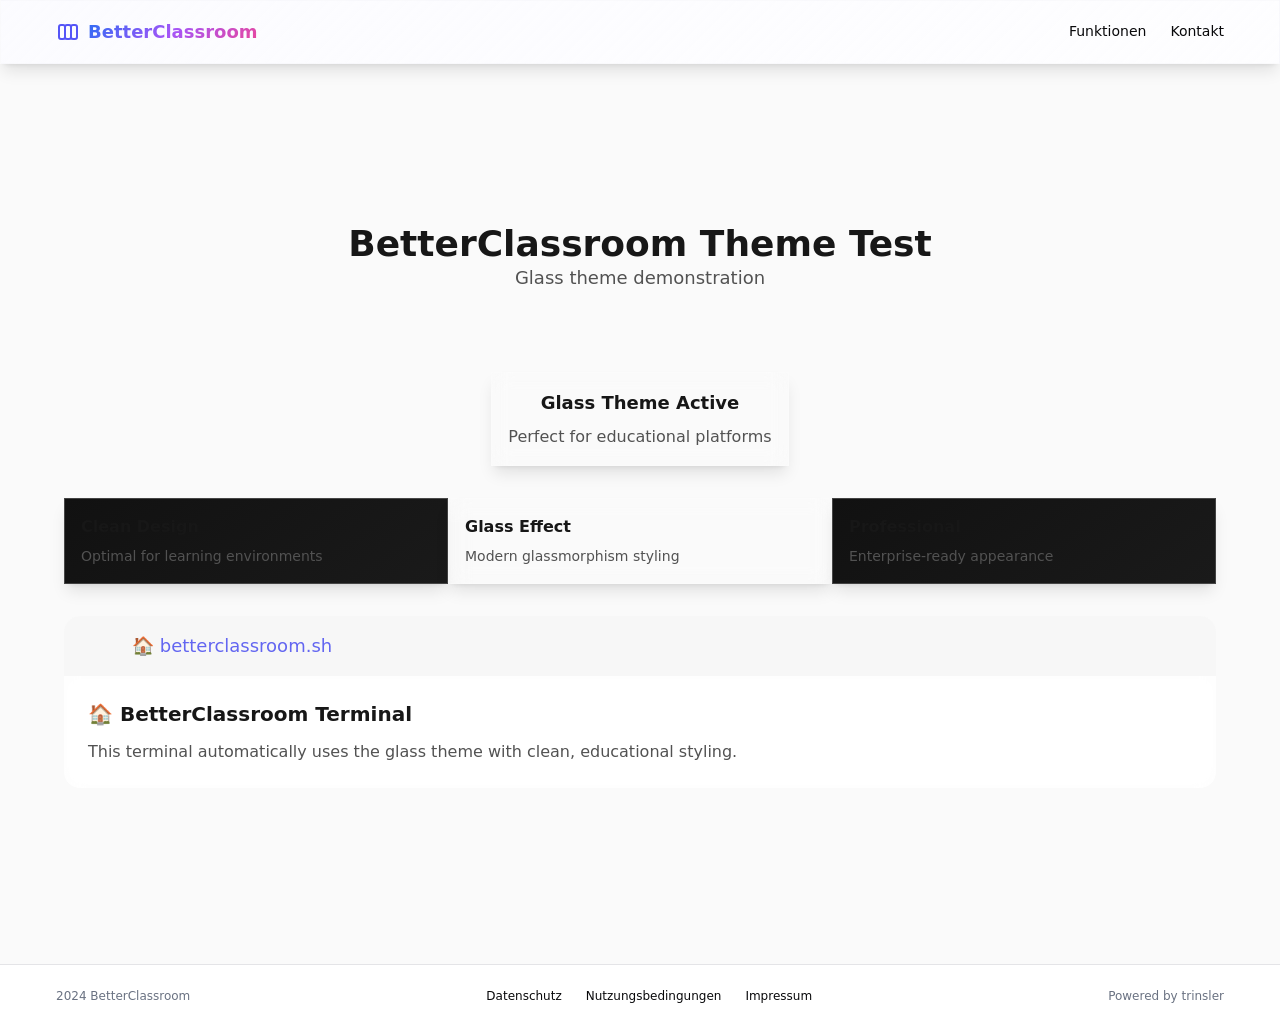
<file: theme-test/index.html>
<!DOCTYPE html><html><head><meta charset="utf-8"><meta name="viewport" content="width=device-width, initial-scale=1"><script type="importmap">{"imports":{"#entry":"/_nuxt/Ccc8Qym0.js"}}</script><title>Theme Test - BetterClassroom</title><style>@media (max-width:640px){.container-responsive[data-v-52820ea4]{padding-left:max(1rem,env(safe-area-inset-left));padding-right:max(1rem,env(safe-area-inset-right))}}</style><style>.ui-card[data-v-74f16609]{transition:all .3s cubic-bezier(.4,0,.2,1)}.ui-card[style*=backdrop-filter][data-v-74f16609]{-webkit-backdrop-filter:blur(10px)}</style><link rel="stylesheet" href="/_nuxt/entry.DFi-HNW6.css" crossorigin><link rel="preload" as="fetch" crossorigin="anonymous" href="/theme-test/_payload.json?af99e46b-02d0-4769-9086-7e978fcd4104"><link rel="modulepreload" as="script" crossorigin href="/_nuxt/Ccc8Qym0.js"><link rel="modulepreload" as="script" crossorigin href="/_nuxt/7sRsiA7L.js"><link rel="modulepreload" as="script" crossorigin href="/_nuxt/9-DOH8Un.js"><link rel="modulepreload" as="script" crossorigin href="/_nuxt/OxbRXMVR.js"><link rel="preload" as="fetch" fetchpriority="low" crossorigin="anonymous" href="/_nuxt/builds/meta/af99e46b-02d0-4769-9086-7e978fcd4104.json"><link rel="prefetch" as="script" crossorigin href="/_nuxt/Uze9nPgn.js"><link rel="prefetch" as="script" crossorigin href="/_nuxt/CTONA4Dl.js"><meta name="description" content="Revolutionieren Sie die Interaktion in Ihrem Klassenzimmer mit BetterClassroom"><link rel="icon" type="image/x-icon" href="/favicon.ico"><script type="module" src="/_nuxt/Ccc8Qym0.js" crossorigin></script></head><body><div id="__nuxt"><div class="flex flex-col min-h-screen"><header class="px-4 lg:px-6 h-16 flex items-center fixed w-full glass-morphism z-50 shadow-lg"><div class="container mx-auto flex justify-between items-center"><a href="/" class="flex items-center justify-center"><svg class="h-6 w-6 text-primary" fill="none" stroke="currentColor" viewBox="0 0 24 24"><path stroke-linecap="round" stroke-linejoin="round" stroke-width="2" d="M9 17V7m0 10a2 2 0 01-2 2H5a2 2 0 01-2-2V7a2 2 0 012-2h2a2 2 0 012 2m0 10a2 2 0 002 2h2a2 2 0 002-2M9 7a2 2 0 012-2h2a2 2 0 012 2m0 10V7m0 10a2 2 0 002 2h2a2 2 0 002-2V7a2 2 0 00-2-2h-2a2 2 0 00-2 2"></path></svg><span class="ml-2 text-lg font-bold gradient-text">BetterClassroom</span></a><nav class="hidden md:flex gap-4 sm:gap-6 items-center"><a href="/" class="text-sm font-medium text-foreground hover:text-primary transition-colors"> Funktionen </a><a href="/" class="text-sm font-medium text-foreground hover:text-primary transition-colors"> Kontakt </a></nav><button class="md:hidden p-2"><svg class="h-6 w-6 text-foreground" fill="none" stroke="currentColor" viewBox="0 0 24 24"><path stroke-linecap="round" stroke-linejoin="round" stroke-width="2" d="M4 6h16M4 12h16M4 18h16"></path></svg></button></div><!----></header><main class="flex-1 pt-16"><!--[--><div></div><div class="min-h-screen ui-bg-primary p-8"><div class="mx-auto transition-all duration-300 max-w-4xl p-4 md:p-6" data-v-52820ea4><!--[--><section class="transition-all duration-300 py-20 md:py-24 text-left" style=""><!----><div class="relative z-10"><div class="mb-12"><!--[--><div class="mx-auto transition-all duration-300 max-w-7xl p-4 md:p-6 text-center flex flex-col items-center" data-v-52820ea4><!--[--><div class="space-y-4"><h2 class="text-3xl md:text-4xl lg:text-5xl font-bold ui-text-primary">BetterClassroom Theme Test</h2><p class="text-lg md:text-xl ui-text-secondary max-w-3xl mx-auto">Glass theme demonstration</p></div><!--]--></div><!--]--></div><div class="relative"><div class="mx-auto transition-all duration-300 max-w-7xl p-4 md:p-6" data-v-52820ea4><!--[--><!--[--><div class="mb-8 text-center"><div class="ui-card transition-all duration-300 rounded-lg p-4 lg:p-6 shadow-lg border border-white/10 inline-block" style="background:rgba(255, 255, 255, 0.05);backdrop-filter:blur(10px);" data-v-74f16609><!--[--><h3 class="text-lg font-bold ui-text-primary mb-2">Glass Theme Active</h3><p class="ui-text-secondary">Perfect for educational platforms</p><!--]--></div></div><div class="grid transition-all duration-300 grid-cols-1 md:grid-cols-2 lg:grid-cols-3 gap-6 items-stretch"><!--[--><div class="ui-card transition-all duration-300 rounded-lg p-4 lg:p-6 transform transition-transform duration-200 hover:scale-[1.01] shadow-lg shadow-green-500/10 border border-green-500/20" style="background:linear-gradient(145deg, #111111, #1a1a1a);" data-v-74f16609><!--[--><h4 class="font-semibold ui-text-primary mb-2">Clean Design</h4><p class="text-sm ui-text-secondary">Optimal for learning environments</p><!--]--></div><div class="ui-card transition-all duration-300 rounded-lg p-4 lg:p-6 transform transition-transform duration-200 hover:scale-[1.01] shadow-lg border border-white/10" style="background:rgba(255, 255, 255, 0.05);backdrop-filter:blur(10px);" data-v-74f16609><!--[--><h4 class="font-semibold ui-text-primary mb-2">Glass Effect</h4><p class="text-sm ui-text-secondary">Modern glassmorphism styling</p><!--]--></div><div class="ui-card transition-all duration-300 rounded-lg p-4 lg:p-6 transform transition-transform duration-200 hover:scale-[1.01] shadow-xl border-0" style="background:linear-gradient(145deg, #111111, #1a1a1a);" data-v-74f16609><!--[--><h4 class="font-semibold ui-text-primary mb-2">Professional</h4><p class="text-sm ui-text-secondary">Enterprise-ready appearance</p><!--]--></div><!--]--></div><div class="mt-8"><div class="ui-terminal overflow-hidden transition-all duration-300 rounded-2xl max-w-6xl mx-auto"><div class="ui-terminal-header px-6 py-4 flex items-center gap-3"><div class="flex items-center gap-2"><div class="w-3 h-3 rounded-full transition-all bg-red-500"></div><div class="w-3 h-3 rounded-full transition-all bg-yellow-500"></div><div class="w-3 h-3 rounded-full transition-all bg-indigo-500"></div></div><div class="ml-2 font-mono text-lg transition-colors ui-text-accent">🏠 betterclassroom.sh</div><!----></div><div class="transition-all p-6 lg:p-8 bg-white/5 backdrop-blur-sm"><!--[--><h3 class="text-xl font-bold ui-text-primary mb-3">🏠 BetterClassroom Terminal</h3><p class="ui-text-secondary"> This terminal automatically uses the glass theme with clean, educational styling. </p><!--]--></div></div></div><!--]--><!--]--></div></div><!----></div></section><!--]--></div></div><!--]--></main><footer class="w-full py-6 px-4 md:px-6 border-t"><div class="container mx-auto flex flex-col sm:flex-row justify-between items-center"><p class="text-xs text-gray-500 dark:text-gray-400">2024 BetterClassroom</p><nav class="flex gap-4 sm:gap-6 mt-4 sm:mt-0"><a href="/datenschutz" class="text-xs hover:text-primary transition-colors"> Datenschutz </a><a href="/agb" class="text-xs hover:text-primary transition-colors"> Nutzungsbedingungen </a><a href="/impressum" class="text-xs hover:text-primary transition-colors"> Impressum </a></nav><div class="text-xs text-gray-500 dark:text-gray-400 mt-4 sm:mt-0"> Powered by <a href="https:trinsler.com" class="hover:text-primary transition-colors">trinsler</a></div></div></footer></div></div><div id="teleports"></div><script type="application/json" data-nuxt-data="nuxt-app" data-ssr="true" id="__NUXT_DATA__" data-src="/theme-test/_payload.json?af99e46b-02d0-4769-9086-7e978fcd4104">[{"state":1,"once":3,"_errors":4,"serverRendered":6,"path":7,"prerenderedAt":8},["Reactive",2],{},["Set"],["ShallowReactive",5],{},true,"/theme-test",1762108958488]</script><script>window.__NUXT__={};window.__NUXT__.config={public:{},app:{baseURL:"/",buildId:"af99e46b-02d0-4769-9086-7e978fcd4104",buildAssetsDir:"/_nuxt/",cdnURL:""}}</script></body></html>
</file>
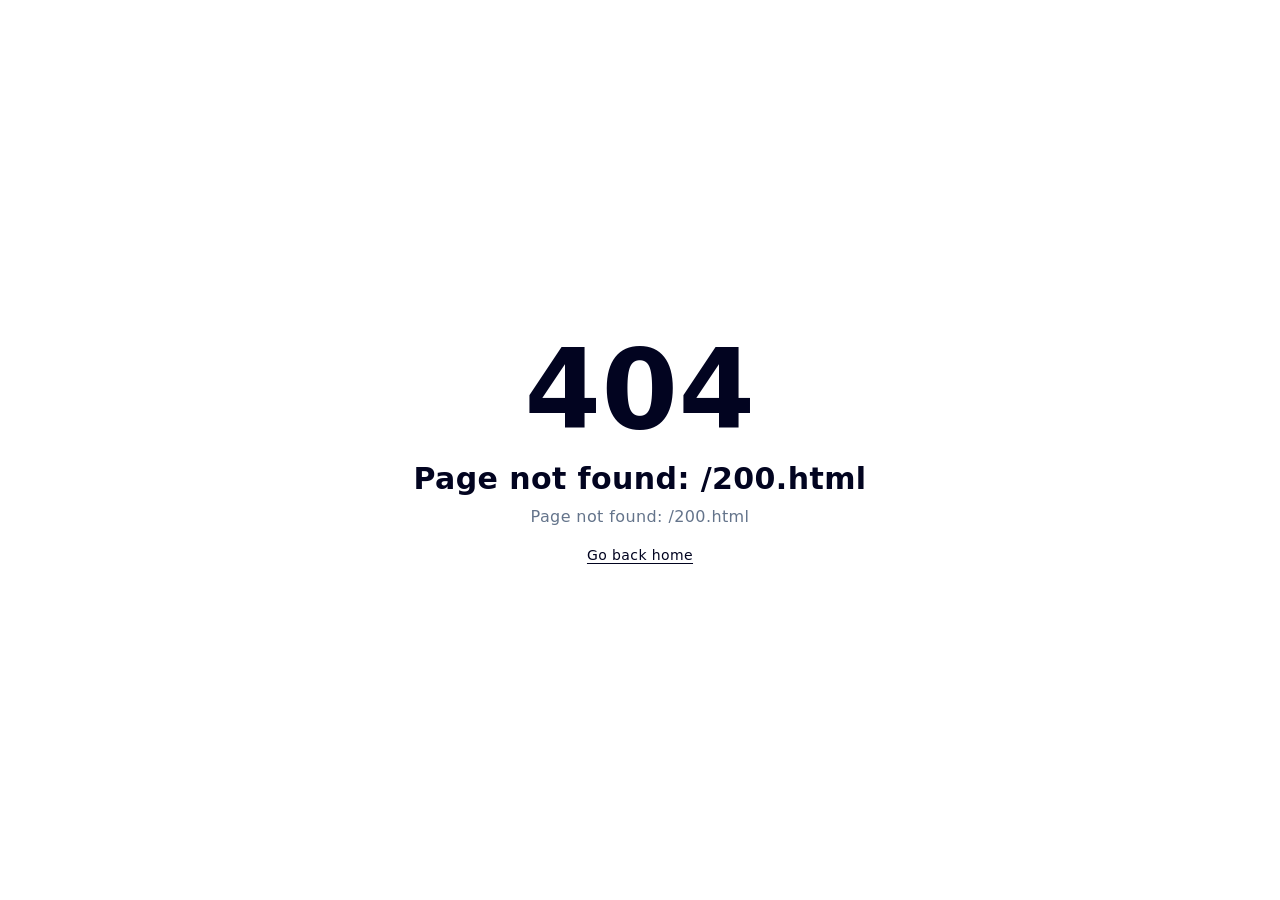
<file: 200.html>
<!DOCTYPE html><html><head><meta charset="utf-8"><meta name="viewport" content="width=device-width, initial-scale=1"><script type="importmap">{"imports":{"#entry":"/_nuxt/Ccc8Qym0.js"}}</script><link rel="stylesheet" href="/_nuxt/entry.DFi-HNW6.css" crossorigin><link rel="modulepreload" as="script" crossorigin href="/_nuxt/Ccc8Qym0.js"><link rel="prefetch" as="script" crossorigin href="/_nuxt/7sRsiA7L.js"><link rel="prefetch" as="script" crossorigin href="/_nuxt/9-DOH8Un.js"><link rel="prefetch" as="script" crossorigin href="/_nuxt/Uze9nPgn.js"><link rel="prefetch" as="script" crossorigin href="/_nuxt/CTONA4Dl.js"><script type="module" src="/_nuxt/Ccc8Qym0.js" crossorigin></script></head><body><div id="__nuxt"></div><div id="teleports"></div><script type="application/json" data-nuxt-data="nuxt-app" data-ssr="false" id="__NUXT_DATA__">[{"prerenderedAt":1,"serverRendered":2},1762108958388,false]</script><script>window.__NUXT__={};window.__NUXT__.config={public:{},app:{baseURL:"/",buildId:"af99e46b-02d0-4769-9086-7e978fcd4104",buildAssetsDir:"/_nuxt/",cdnURL:""}}</script></body></html>
</file>
<file: _nuxt/entry.DFi-HNW6.css>
/*! tailwindcss v4.1.13 | MIT License | https://tailwindcss.com */@layer properties{@supports ((-webkit-hyphens:none) and (not (margin-trim:inline))) or ((-moz-orient:inline) and (not (color:rgb(from red r g b)))){*,::backdrop,:after,:before{--tw-translate-x:0;--tw-translate-y:0;--tw-translate-z:0;--tw-scale-x:1;--tw-scale-y:1;--tw-scale-z:1;--tw-rotate-x:initial;--tw-rotate-y:initial;--tw-rotate-z:initial;--tw-skew-x:initial;--tw-skew-y:initial;--tw-space-y-reverse:0;--tw-space-x-reverse:0;--tw-border-style:solid;--tw-leading:initial;--tw-font-weight:initial;--tw-tracking:initial;--tw-shadow:0 0 #0000;--tw-shadow-color:initial;--tw-shadow-alpha:100%;--tw-inset-shadow:0 0 #0000;--tw-inset-shadow-color:initial;--tw-inset-shadow-alpha:100%;--tw-ring-color:initial;--tw-ring-shadow:0 0 #0000;--tw-inset-ring-color:initial;--tw-inset-ring-shadow:0 0 #0000;--tw-ring-inset:initial;--tw-ring-offset-width:0px;--tw-ring-offset-color:#fff;--tw-ring-offset-shadow:0 0 #0000;--tw-blur:initial;--tw-brightness:initial;--tw-contrast:initial;--tw-grayscale:initial;--tw-hue-rotate:initial;--tw-invert:initial;--tw-opacity:initial;--tw-saturate:initial;--tw-sepia:initial;--tw-drop-shadow:initial;--tw-drop-shadow-color:initial;--tw-drop-shadow-alpha:100%;--tw-drop-shadow-size:initial;--tw-backdrop-blur:initial;--tw-backdrop-brightness:initial;--tw-backdrop-contrast:initial;--tw-backdrop-grayscale:initial;--tw-backdrop-hue-rotate:initial;--tw-backdrop-invert:initial;--tw-backdrop-opacity:initial;--tw-backdrop-saturate:initial;--tw-backdrop-sepia:initial;--tw-duration:initial;--tw-ease:initial}}}@layer theme{:host,:root{--font-sans:ui-sans-serif,system-ui,sans-serif,"Apple Color Emoji","Segoe UI Emoji","Segoe UI Symbol","Noto Color Emoji";--font-mono:ui-monospace,SFMono-Regular,Menlo,Monaco,Consolas,"Liberation Mono","Courier New",monospace;--color-blue-200:oklch(88.2% .059 254.128);--color-blue-300:oklch(80.9% .105 251.813);--color-blue-400:oklch(70.7% .165 254.624);--color-gray-400:oklch(70.7% .022 261.325);--color-gray-500:oklch(55.1% .027 264.364);--color-white:#fff;--spacing:.25rem;--container-md:28rem;--container-2xl:42rem;--container-3xl:48rem;--container-7xl:80rem;--text-xs:.75rem;--text-xs--line-height:1.33333;--text-sm:.875rem;--text-sm--line-height:1.42857;--text-lg:1.125rem;--text-lg--line-height:1.55556;--text-xl:1.25rem;--text-xl--line-height:1.4;--text-2xl:1.5rem;--text-2xl--line-height:1.33333;--text-3xl:1.875rem;--text-3xl--line-height:1.2;--text-4xl:2.25rem;--text-4xl--line-height:1.11111;--text-5xl:3rem;--text-5xl--line-height:1;--text-6xl:3.75rem;--text-6xl--line-height:1;--text-7xl:4.5rem;--text-7xl--line-height:1;--text-8xl:6rem;--text-8xl--line-height:1;--font-weight-medium:500;--font-weight-semibold:600;--font-weight-bold:700;--font-weight-black:900;--tracking-tighter:-.05em;--tracking-tight:-.025em;--leading-relaxed:1.625;--radius-xl:.75rem;--radius-2xl:1rem;--radius-3xl:1.5rem;--ease-in:cubic-bezier(.4,0,1,1);--ease-out:cubic-bezier(0,0,.2,1);--blur-sm:8px;--blur-3xl:64px;--default-transition-duration:.15s;--default-transition-timing-function:cubic-bezier(.4,0,.2,1);--default-font-family:var(--font-sans);--default-mono-font-family:var(--font-mono)}}@layer base{*,::backdrop,:after,:before{border:0 solid;box-sizing:border-box;margin:0;padding:0}::file-selector-button{border:0 solid;box-sizing:border-box;margin:0;padding:0}:host,html{-webkit-text-size-adjust:100%;font-family:var(--default-font-family,ui-sans-serif,system-ui,sans-serif,"Apple Color Emoji","Segoe UI Emoji","Segoe UI Symbol","Noto Color Emoji");font-feature-settings:var(--default-font-feature-settings,normal);font-variation-settings:var(--default-font-variation-settings,normal);line-height:1.5;-moz-tab-size:4;-o-tab-size:4;tab-size:4;-webkit-tap-highlight-color:transparent}hr{border-top-width:1px;color:inherit;height:0}abbr:where([title]){-webkit-text-decoration:underline dotted;text-decoration:underline dotted}h1,h2,h3,h4,h5,h6{font-size:inherit;font-weight:inherit}a{color:inherit;-webkit-text-decoration:inherit;text-decoration:inherit}b,strong{font-weight:bolder}code,kbd,pre,samp{font-family:var(--default-mono-font-family,ui-monospace,SFMono-Regular,Menlo,Monaco,Consolas,"Liberation Mono","Courier New",monospace);font-feature-settings:var(--default-mono-font-feature-settings,normal);font-size:1em;font-variation-settings:var(--default-mono-font-variation-settings,normal)}small{font-size:80%}sub,sup{font-size:75%;line-height:0;position:relative;vertical-align:baseline}sub{bottom:-.25em}sup{top:-.5em}table{border-collapse:collapse;border-color:inherit;text-indent:0}:-moz-focusring{outline:auto}progress{vertical-align:baseline}summary{display:list-item}menu,ol,ul{list-style:none}audio,canvas,embed,iframe,img,object,svg,video{display:block;vertical-align:middle}img,video{height:auto;max-width:100%}button,input,optgroup,select,textarea{background-color:#0000;border-radius:0;color:inherit;font:inherit;font-feature-settings:inherit;font-variation-settings:inherit;letter-spacing:inherit;opacity:1}::file-selector-button{background-color:#0000;border-radius:0;color:inherit;font:inherit;font-feature-settings:inherit;font-variation-settings:inherit;letter-spacing:inherit;opacity:1}:where(select:is([multiple],[size])) optgroup{font-weight:bolder}:where(select:is([multiple],[size])) optgroup option{padding-inline-start:20px}::file-selector-button{margin-inline-end:4px}::-moz-placeholder{opacity:1}::placeholder{opacity:1}@supports (not (-webkit-appearance:-apple-pay-button)) or (contain-intrinsic-size:1px){::-moz-placeholder{color:currentColor}::placeholder{color:currentColor}@supports (color:color-mix(in lab,red,red)){::-moz-placeholder{color:color-mix(in oklab,currentcolor 50%,transparent)}::placeholder{color:color-mix(in oklab,currentcolor 50%,transparent)}}}textarea{resize:vertical}::-webkit-search-decoration{-webkit-appearance:none}::-webkit-date-and-time-value{min-height:1lh;text-align:inherit}::-webkit-datetime-edit{display:inline-flex}::-webkit-datetime-edit-fields-wrapper{padding:0}::-webkit-datetime-edit,::-webkit-datetime-edit-year-field{padding-block:0}::-webkit-datetime-edit-day-field,::-webkit-datetime-edit-month-field{padding-block:0}::-webkit-datetime-edit-hour-field,::-webkit-datetime-edit-minute-field{padding-block:0}::-webkit-datetime-edit-millisecond-field,::-webkit-datetime-edit-second-field{padding-block:0}::-webkit-datetime-edit-meridiem-field{padding-block:0}::-webkit-calendar-picker-indicator{line-height:1}:-moz-ui-invalid{box-shadow:none}button,input:where([type=button],[type=reset],[type=submit]){-webkit-appearance:button;-moz-appearance:button;appearance:button}::file-selector-button{-webkit-appearance:button;-moz-appearance:button;appearance:button}::-webkit-inner-spin-button,::-webkit-outer-spin-button{height:auto}[hidden]:where(:not([hidden=until-found])){display:none!important}:root{--background:0 0% 100%;--foreground:240 10% 3.9%;--card:0 0% 100%;--card-foreground:240 10% 3.9%;--popover:0 0% 100%;--popover-foreground:240 10% 3.9%;--primary:240 91% 65%;--primary-foreground:0 0% 98%;--secondary:240 4.8% 95.9%;--secondary-foreground:240 5.9% 10%;--muted:240 4.8% 95.9%;--muted-foreground:240 3.8% 46.1%;--accent:240 4.8% 95.9%;--accent-foreground:240 5.9% 10%;--destructive:0 84.2% 60.2%;--destructive-foreground:0 0% 98%;--border:240 5.9% 90%;--input:240 5.9% 90%;--ring:240 91% 65%;--radius:1rem;--glass-bg:240 100% 99%;--glass-border:240 15% 92%;--accent-blue:220 90% 56%;--accent-purple:270 91% 65%;--accent-pink:330 81% 60%;--text-light:240 5% 84%;--text-dark:240 10% 3.9%}.dark{--background:240 10% 3.9%;--foreground:0 0% 98%;--card:240 10% 3.9%;--card-foreground:0 0% 98%;--popover:240 10% 3.9%;--popover-foreground:0 0% 98%;--primary:240 91% 70%;--primary-foreground:240 10% 3.9%;--secondary:240 3.7% 15.9%;--secondary-foreground:0 0% 98%;--muted:240 3.7% 15.9%;--muted-foreground:240 5% 64.9%;--accent:240 3.7% 15.9%;--accent-foreground:0 0% 98%;--destructive:0 62.8% 30.6%;--destructive-foreground:0 0% 98%;--border:240 3.7% 15.9%;--input:240 3.7% 15.9%;--ring:240 91% 70%;--glass-bg:240 10% 8%;--glass-border:240 15% 20%;--accent-blue:220 90% 56%;--accent-purple:270 91% 65%;--accent-pink:330 81% 60%;--text-light:240 5% 84%;--text-dark:0 0% 98%}*{border-color:hsl(var(--border))}body{background-color:hsl(var(--background));color:hsl(var(--foreground))}}@layer components;@layer utilities{.pointer-events-none{pointer-events:none}.absolute{position:absolute}.fixed{position:fixed}.relative{position:relative}.inset-0{inset:calc(var(--spacing)*0)}.top-1\/2{top:50%}.top-16{top:calc(var(--spacing)*16)}.top-20{top:calc(var(--spacing)*20)}.-right-6{right:calc(var(--spacing)*-6)}.right-0{right:calc(var(--spacing)*0)}.right-10{right:calc(var(--spacing)*10)}.bottom-20{bottom:calc(var(--spacing)*20)}.-left-6{left:calc(var(--spacing)*-6)}.left-0{left:calc(var(--spacing)*0)}.left-1\/2{left:50%}.left-10{left:calc(var(--spacing)*10)}.z-10{z-index:10}.z-20{z-index:20}.z-50{z-index:50}.container{width:100%}@media (min-width:40rem){.container{max-width:40rem}}@media (min-width:48rem){.container{max-width:48rem}}@media (min-width:64rem){.container{max-width:64rem}}@media (min-width:80rem){.container{max-width:80rem}}@media (min-width:96rem){.container{max-width:96rem}}.mx-6{margin-inline:calc(var(--spacing)*6)}.mx-auto{margin-inline:auto}.mt-4{margin-top:calc(var(--spacing)*4)}.mt-8{margin-top:calc(var(--spacing)*8)}.mt-12{margin-top:calc(var(--spacing)*12)}.mb-2{margin-bottom:calc(var(--spacing)*2)}.mb-3{margin-bottom:calc(var(--spacing)*3)}.mb-4{margin-bottom:calc(var(--spacing)*4)}.mb-6{margin-bottom:calc(var(--spacing)*6)}.mb-8{margin-bottom:calc(var(--spacing)*8)}.mb-10{margin-bottom:calc(var(--spacing)*10)}.mb-12{margin-bottom:calc(var(--spacing)*12)}.mb-16{margin-bottom:calc(var(--spacing)*16)}.ml-2{margin-left:calc(var(--spacing)*2)}.ml-3{margin-left:calc(var(--spacing)*3)}.block{display:block}.flex{display:flex}.grid{display:grid}.hidden{display:none}.inline{display:inline}.inline-block{display:inline-block}.inline-flex{display:inline-flex}.h-3{height:calc(var(--spacing)*3)}.h-5{height:calc(var(--spacing)*5)}.h-6{height:calc(var(--spacing)*6)}.h-8{height:calc(var(--spacing)*8)}.h-12{height:calc(var(--spacing)*12)}.h-16{height:calc(var(--spacing)*16)}.h-64{height:calc(var(--spacing)*64)}.h-80{height:calc(var(--spacing)*80)}.h-96{height:calc(var(--spacing)*96)}.min-h-screen{min-height:100vh}.w-3{width:calc(var(--spacing)*3)}.w-5{width:calc(var(--spacing)*5)}.w-6{width:calc(var(--spacing)*6)}.w-8{width:calc(var(--spacing)*8)}.w-12{width:calc(var(--spacing)*12)}.w-64{width:calc(var(--spacing)*64)}.w-80{width:calc(var(--spacing)*80)}.w-96{width:calc(var(--spacing)*96)}.w-fit{width:-moz-fit-content;width:fit-content}.w-full{width:100%}.max-w-2xl{max-width:var(--container-2xl)}.max-w-3xl{max-width:var(--container-3xl)}.max-w-7xl{max-width:var(--container-7xl)}.max-w-\[800px\]{max-width:800px}.max-w-md{max-width:var(--container-md)}.flex-1{flex:1}.-translate-x-1\/2{--tw-translate-x:-50%}.-translate-x-1\/2,.-translate-x-8{translate:var(--tw-translate-x)var(--tw-translate-y)}.-translate-x-8{--tw-translate-x:calc(var(--spacing)*-8)}.translate-x-0{--tw-translate-x:calc(var(--spacing)*0)}.translate-x-0,.translate-x-8{translate:var(--tw-translate-x)var(--tw-translate-y)}.translate-x-8{--tw-translate-x:calc(var(--spacing)*8)}.-translate-y-1\/2{--tw-translate-y:-50%}.-translate-y-1\/2,.-translate-y-2{translate:var(--tw-translate-x)var(--tw-translate-y)}.-translate-y-2{--tw-translate-y:calc(var(--spacing)*-2)}.translate-y-0{--tw-translate-y:calc(var(--spacing)*0)}.translate-y-0,.translate-y-10{translate:var(--tw-translate-x)var(--tw-translate-y)}.translate-y-10{--tw-translate-y:calc(var(--spacing)*10)}.scale-125{--tw-scale-x:125%;--tw-scale-y:125%;--tw-scale-z:125%;scale:var(--tw-scale-x)var(--tw-scale-y)}.transform{transform:var(--tw-rotate-x,)var(--tw-rotate-y,)var(--tw-rotate-z,)var(--tw-skew-x,)var(--tw-skew-y,)}.grid-cols-1{grid-template-columns:repeat(1,minmax(0,1fr))}.flex-col{flex-direction:column}.items-center{align-items:center}.justify-between{justify-content:space-between}.justify-center{justify-content:center}.gap-4{gap:calc(var(--spacing)*4)}.gap-8{gap:calc(var(--spacing)*8)}:where(.space-y-6>:not(:last-child)){--tw-space-y-reverse:0;margin-block-end:calc(var(--spacing)*6*(1 - var(--tw-space-y-reverse)));margin-block-start:calc(var(--spacing)*6*var(--tw-space-y-reverse))}:where(.space-y-8>:not(:last-child)){--tw-space-y-reverse:0;margin-block-end:calc(var(--spacing)*8*(1 - var(--tw-space-y-reverse)));margin-block-start:calc(var(--spacing)*8*var(--tw-space-y-reverse))}:where(.space-x-3>:not(:last-child)){--tw-space-x-reverse:0;margin-inline-end:calc(var(--spacing)*3*(1 - var(--tw-space-x-reverse)));margin-inline-start:calc(var(--spacing)*3*var(--tw-space-x-reverse))}.overflow-hidden{overflow:hidden}.rounded-2xl{border-radius:var(--radius-2xl)}.rounded-3xl{border-radius:var(--radius-3xl)}.rounded-full{border-radius:3.40282e+38px}.rounded-xl{border-radius:var(--radius-xl)}.border{border-style:var(--tw-border-style);border-width:1px}.border-t{border-top-style:var(--tw-border-style);border-top-width:1px}.border-transparent{border-color:#0000}.bg-blue-200\/4{background-color:#bedbff0a}@supports (color:color-mix(in lab,red,red)){.bg-blue-200\/4{background-color:color-mix(in oklab,var(--color-blue-200)4%,transparent)}}.bg-blue-300\/6{background-color:#90c5ff0f}@supports (color:color-mix(in lab,red,red)){.bg-blue-300\/6{background-color:color-mix(in oklab,var(--color-blue-300)6%,transparent)}}.bg-blue-400\/8{background-color:#54a2ff14}@supports (color:color-mix(in lab,red,red)){.bg-blue-400\/8{background-color:color-mix(in oklab,var(--color-blue-400)8%,transparent)}}.bg-white{background-color:var(--color-white)}.object-contain{-o-object-fit:contain;object-fit:contain}.p-2{padding:calc(var(--spacing)*2)}.p-3{padding:calc(var(--spacing)*3)}.p-4{padding:calc(var(--spacing)*4)}.p-5{padding:calc(var(--spacing)*5)}.p-6{padding:calc(var(--spacing)*6)}.p-8{padding:calc(var(--spacing)*8)}.px-4{padding-inline:calc(var(--spacing)*4)}.px-6{padding-inline:calc(var(--spacing)*6)}.px-8{padding-inline:calc(var(--spacing)*8)}.px-10{padding-inline:calc(var(--spacing)*10)}.py-2{padding-block:calc(var(--spacing)*2)}.py-3{padding-block:calc(var(--spacing)*3)}.py-4{padding-block:calc(var(--spacing)*4)}.py-6{padding-block:calc(var(--spacing)*6)}.py-8{padding-block:calc(var(--spacing)*8)}.py-12{padding-block:calc(var(--spacing)*12)}.py-16{padding-block:calc(var(--spacing)*16)}.py-20{padding-block:calc(var(--spacing)*20)}.pt-16{padding-top:calc(var(--spacing)*16)}.pb-4{padding-bottom:calc(var(--spacing)*4)}.text-center{text-align:center}.text-2xl{font-size:var(--text-2xl);line-height:var(--tw-leading,var(--text-2xl--line-height))}.text-3xl{font-size:var(--text-3xl);line-height:var(--tw-leading,var(--text-3xl--line-height))}.text-4xl{font-size:var(--text-4xl);line-height:var(--tw-leading,var(--text-4xl--line-height))}.text-5xl{font-size:var(--text-5xl);line-height:var(--tw-leading,var(--text-5xl--line-height))}.text-lg{font-size:var(--text-lg);line-height:var(--tw-leading,var(--text-lg--line-height))}.text-sm{font-size:var(--text-sm);line-height:var(--tw-leading,var(--text-sm--line-height))}.text-xl{font-size:var(--text-xl);line-height:var(--tw-leading,var(--text-xl--line-height))}.text-xs{font-size:var(--text-xs);line-height:var(--tw-leading,var(--text-xs--line-height))}.leading-relaxed{--tw-leading:var(--leading-relaxed);line-height:var(--leading-relaxed)}.font-black{--tw-font-weight:var(--font-weight-black);font-weight:var(--font-weight-black)}.font-bold{--tw-font-weight:var(--font-weight-bold);font-weight:var(--font-weight-bold)}.font-medium{--tw-font-weight:var(--font-weight-medium);font-weight:var(--font-weight-medium)}.font-semibold{--tw-font-weight:var(--font-weight-semibold);font-weight:var(--font-weight-semibold)}.tracking-tight{--tw-tracking:var(--tracking-tight);letter-spacing:var(--tracking-tight)}.tracking-tighter{--tw-tracking:var(--tracking-tighter);letter-spacing:var(--tracking-tighter)}.text-gray-500{color:var(--color-gray-500)}.opacity-0{opacity:0}.opacity-50{opacity:.5}.opacity-100{opacity:1}.shadow-2xl{--tw-shadow:0 25px 50px -12px var(--tw-shadow-color,#00000040)}.shadow-2xl,.shadow-lg{box-shadow:var(--tw-inset-shadow),var(--tw-inset-ring-shadow),var(--tw-ring-offset-shadow),var(--tw-ring-shadow),var(--tw-shadow)}.shadow-lg{--tw-shadow:0 10px 15px -3px var(--tw-shadow-color,#0000001a),0 4px 6px -4px var(--tw-shadow-color,#0000001a)}.shadow-sm{--tw-shadow:0 1px 3px 0 var(--tw-shadow-color,#0000001a),0 1px 2px -1px var(--tw-shadow-color,#0000001a)}.ring,.shadow-sm{box-shadow:var(--tw-inset-shadow),var(--tw-inset-ring-shadow),var(--tw-ring-offset-shadow),var(--tw-ring-shadow),var(--tw-shadow)}.ring{--tw-ring-shadow:var(--tw-ring-inset,)0 0 0 calc(1px + var(--tw-ring-offset-width))var(--tw-ring-color,currentcolor)}.blur-3xl{--tw-blur:blur(var(--blur-3xl));filter:var(--tw-blur,)var(--tw-brightness,)var(--tw-contrast,)var(--tw-grayscale,)var(--tw-hue-rotate,)var(--tw-invert,)var(--tw-saturate,)var(--tw-sepia,)var(--tw-drop-shadow,)}.backdrop-blur-sm{--tw-backdrop-blur:blur(var(--blur-sm));-webkit-backdrop-filter:var(--tw-backdrop-blur,)var(--tw-backdrop-brightness,)var(--tw-backdrop-contrast,)var(--tw-backdrop-grayscale,)var(--tw-backdrop-hue-rotate,)var(--tw-backdrop-invert,)var(--tw-backdrop-opacity,)var(--tw-backdrop-saturate,)var(--tw-backdrop-sepia,);backdrop-filter:var(--tw-backdrop-blur,)var(--tw-backdrop-brightness,)var(--tw-backdrop-contrast,)var(--tw-backdrop-grayscale,)var(--tw-backdrop-hue-rotate,)var(--tw-backdrop-invert,)var(--tw-backdrop-opacity,)var(--tw-backdrop-saturate,)var(--tw-backdrop-sepia,)}.transition{transition-duration:var(--tw-duration,var(--default-transition-duration));transition-property:color,background-color,border-color,outline-color,text-decoration-color,fill,stroke,--tw-gradient-from,--tw-gradient-via,--tw-gradient-to,opacity,box-shadow,transform,translate,scale,rotate,filter,backdrop-filter,display,content-visibility,overlay,pointer-events;transition-timing-function:var(--tw-ease,var(--default-transition-timing-function))}.transition-all{transition-duration:var(--tw-duration,var(--default-transition-duration));transition-property:all;transition-timing-function:var(--tw-ease,var(--default-transition-timing-function))}.transition-colors{transition-duration:var(--tw-duration,var(--default-transition-duration));transition-property:color,background-color,border-color,outline-color,text-decoration-color,fill,stroke,--tw-gradient-from,--tw-gradient-via,--tw-gradient-to;transition-timing-function:var(--tw-ease,var(--default-transition-timing-function))}.duration-200{--tw-duration:.2s;transition-duration:.2s}.duration-300{--tw-duration:.3s;transition-duration:.3s}.duration-500{--tw-duration:.5s;transition-duration:.5s}.ease-in{--tw-ease:var(--ease-in);transition-timing-function:var(--ease-in)}.ease-out{--tw-ease:var(--ease-out);transition-timing-function:var(--ease-out)}@media (hover:hover){.hover\:scale-105:hover{--tw-scale-x:105%;--tw-scale-y:105%;--tw-scale-z:105%;scale:var(--tw-scale-x)var(--tw-scale-y)}.hover\:scale-125:hover{--tw-scale-x:125%;--tw-scale-y:125%;--tw-scale-z:125%;scale:var(--tw-scale-x)var(--tw-scale-y)}.hover\:scale-\[1\.02\]:hover{scale:1.02}.hover\:underline:hover{text-decoration-line:underline}.hover\:shadow-xl:hover{--tw-shadow:0 20px 25px -5px var(--tw-shadow-color,#0000001a),0 8px 10px -6px var(--tw-shadow-color,#0000001a);box-shadow:var(--tw-inset-shadow),var(--tw-inset-ring-shadow),var(--tw-ring-offset-shadow),var(--tw-ring-shadow),var(--tw-shadow)}}.active\:scale-95:active{--tw-scale-x:95%;--tw-scale-y:95%;--tw-scale-z:95%;scale:var(--tw-scale-x)var(--tw-scale-y)}@media (min-width:40rem){.sm\:mt-0{margin-top:calc(var(--spacing)*0)}.sm\:flex-row{flex-direction:row}.sm\:gap-6{gap:calc(var(--spacing)*6)}.sm\:text-4xl{font-size:var(--text-4xl);line-height:var(--tw-leading,var(--text-4xl--line-height))}}@media (min-width:48rem){.md\:-right-12{right:calc(var(--spacing)*-12)}.md\:-left-12{left:calc(var(--spacing)*-12)}.md\:col-span-2{grid-column:span 2/span 2}.md\:flex{display:flex}.md\:hidden{display:none}.md\:grid-cols-2{grid-template-columns:repeat(2,minmax(0,1fr))}.md\:px-6{padding-inline:calc(var(--spacing)*6)}.md\:py-24{padding-block:calc(var(--spacing)*24)}.md\:py-32{padding-block:calc(var(--spacing)*32)}.md\:text-2xl{font-size:var(--text-2xl);line-height:var(--tw-leading,var(--text-2xl--line-height))}.md\:text-4xl{font-size:var(--text-4xl);line-height:var(--tw-leading,var(--text-4xl--line-height))}.md\:text-5xl{font-size:var(--text-5xl);line-height:var(--tw-leading,var(--text-5xl--line-height))}.md\:text-6xl{font-size:var(--text-6xl);line-height:var(--tw-leading,var(--text-6xl--line-height))}.md\:text-7xl{font-size:var(--text-7xl);line-height:var(--tw-leading,var(--text-7xl--line-height))}}@media (min-width:64rem){.lg\:col-span-1{grid-column:span 1/span 1}.lg\:h-96{height:calc(var(--spacing)*96)}.lg\:w-1\/2{width:50%}.lg\:grid-cols-3{grid-template-columns:repeat(3,minmax(0,1fr))}.lg\:flex-row{flex-direction:row}.lg\:gap-12{gap:calc(var(--spacing)*12)}.lg\:px-6{padding-inline:calc(var(--spacing)*6)}.lg\:py-32{padding-block:calc(var(--spacing)*32)}.lg\:text-8xl{font-size:var(--text-8xl);line-height:var(--tw-leading,var(--text-8xl--line-height))}}@media (prefers-color-scheme:dark){.dark\:text-gray-400{color:var(--color-gray-400)}}}:root{--ui-space-xs:.25rem;--ui-space-sm:.5rem;--ui-space-md:1rem;--ui-space-lg:1.5rem;--ui-space-xl:2rem;--ui-space-2xl:3rem;--ui-radius-sm:.25rem;--ui-radius-md:.5rem;--ui-radius-lg:.75rem;--ui-radius-xl:1rem;--ui-radius-2xl:1.5rem;--ui-radius-full:9999px;--ui-font-sans:ui-sans-serif,system-ui,-apple-system,sans-serif;--ui-font-mono:ui-monospace,"Cascadia Code","Source Code Pro",monospace;--ui-shadow-sm:0 1px 2px 0 #0000000d;--ui-shadow-md:0 4px 6px -1px #0000001a,0 2px 4px -2px #0000001a;--ui-shadow-lg:0 10px 15px -3px #0000001a,0 4px 6px -4px #0000001a;--ui-shadow-xl:0 20px 25px -5px #0000001a,0 8px 10px -6px #0000001a;--ui-transition-fast:.15s cubic-bezier(.4,0,.2,1);--ui-transition-normal:.3s cubic-bezier(.4,0,.2,1);--ui-transition-slow:.5s cubic-bezier(.4,0,.2,1)}[data-theme=cyber]{--ui-bg-primary:#0a0a0a;--ui-bg-secondary:#111;--ui-bg-tertiary:#1a1a1a;--ui-bg-accent:#3b82f6;--ui-text-primary:#fff;--ui-text-secondary:#a0a0a0;--ui-text-muted:#666;--ui-text-accent:#3b82f6;--ui-border-primary:#333;--ui-border-secondary:#3b82f6;--ui-border-accent:#3b82f64d;--ui-glow-primary:0 0 20px #3b82f64d;--ui-glow-secondary:0 0 30px #3b82f633;--ui-card-bg:linear-gradient(145deg,#111,#1a1a1a);--ui-card-border:1px solid var(--ui-border-accent);--ui-card-shadow:var(--ui-glow-primary);--ui-terminal-bg:var(--ui-bg-secondary);--ui-terminal-header-bg:var(--ui-bg-tertiary);--ui-terminal-border:var(--ui-border-accent)}[data-theme=glass]{--ui-bg-primary:#fafafa;--ui-bg-secondary:#fff;--ui-bg-tertiary:#f5f5f5;--ui-bg-accent:#6366f1;--ui-text-primary:#171717;--ui-text-secondary:#525252;--ui-text-muted:#a3a3a3;--ui-text-accent:#6366f1;--ui-border-primary:#e5e5e5;--ui-border-secondary:#6366f1;--ui-border-accent:#6366f133;--ui-glass-bg:#ffffffb3;--ui-glass-border:#fff3;--ui-glass-backdrop:blur(10px);--ui-card-bg:var(--ui-glass-bg);--ui-card-border:1px solid var(--ui-glass-border);--ui-card-shadow:var(--ui-shadow-lg);--ui-card-backdrop:var(--ui-glass-backdrop);--ui-terminal-bg:var(--ui-glass-bg);--ui-terminal-header-bg:#f5f5f5cc;--ui-terminal-border:var(--ui-glass-border)}[data-theme=minimal]{--ui-bg-primary:#fff;--ui-bg-secondary:#f9fafb;--ui-bg-tertiary:#f3f4f6;--ui-bg-accent:#111827;--ui-text-primary:#111827;--ui-text-secondary:#6b7280;--ui-text-muted:#9ca3af;--ui-text-accent:#111827;--ui-border-primary:#e5e7eb;--ui-border-secondary:#111827;--ui-border-accent:#1118271a;--ui-card-bg:var(--ui-bg-secondary);--ui-card-border:1px solid var(--ui-border-primary);--ui-card-shadow:var(--ui-shadow-sm);--ui-terminal-bg:var(--ui-bg-tertiary);--ui-terminal-header-bg:var(--ui-bg-secondary);--ui-terminal-border:var(--ui-border-primary)}[data-theme=dark]{--ui-bg-primary:#0f0f0f;--ui-bg-secondary:#1c1c1c;--ui-bg-tertiary:#262626;--ui-bg-accent:#fbbf24;--ui-text-primary:#fafafa;--ui-text-secondary:#a3a3a3;--ui-text-muted:#525252;--ui-text-accent:#fbbf24;--ui-border-primary:#404040;--ui-border-secondary:#fbbf24;--ui-border-accent:#fbbf2433;--ui-card-bg:var(--ui-bg-secondary);--ui-card-border:1px solid var(--ui-border-primary);--ui-card-shadow:var(--ui-shadow-lg);--ui-terminal-bg:var(--ui-bg-secondary);--ui-terminal-header-bg:var(--ui-bg-tertiary);--ui-terminal-border:var(--ui-border-primary)}.ui-card{background:var(--ui-card-bg);border:var(--ui-card-border);box-shadow:var(--ui-card-shadow);transition:var(--ui-transition-normal)}.ui-card,.ui-terminal{-webkit-backdrop-filter:var(--ui-card-backdrop,none);backdrop-filter:var(--ui-card-backdrop,none)}.ui-terminal{background:var(--ui-terminal-bg);border:var(--ui-terminal-border)}.ui-terminal-header{background:var(--ui-terminal-header-bg);border-bottom:var(--ui-terminal-border)}.ui-text-primary{color:var(--ui-text-primary)}.ui-text-secondary{color:var(--ui-text-secondary)}.ui-text-muted{color:var(--ui-text-muted)}.ui-text-accent{color:var(--ui-text-accent)}.ui-bg-primary{background-color:var(--ui-bg-primary)}.ui-bg-secondary{background-color:var(--ui-bg-secondary)}.ui-bg-tertiary{background-color:var(--ui-bg-tertiary)}.ui-bg-accent{background-color:var(--ui-bg-accent)}.ui-border-primary{border-color:var(--ui-border-primary)}.ui-border-secondary{border-color:var(--ui-border-secondary)}.ui-border-accent{border-color:var(--ui-border-accent)}@media (prefers-reduced-motion:reduce){:root{--ui-transition-fast:0s;--ui-transition-normal:0s;--ui-transition-slow:0s}}:root{color-scheme:light dark;font-synthesis:none;text-rendering:optimizeLegibility;-webkit-font-smoothing:antialiased;-moz-osx-font-smoothing:grayscale;font-family:Inter,system-ui,Avenir,Helvetica,Arial,sans-serif;font-weight:400;line-height:1.5}body{margin:0;min-height:100vh;min-width:320px}.container{margin:0 auto;max-width:1200px;padding:0 1rem;width:100%}.text-primary{color:hsl(var(--primary))}.bg-primary{background-color:hsl(var(--primary))}.bg-primary\/90{background-color:hsl(var(--primary)/.9)}.text-primary-foreground{color:hsl(var(--primary-foreground))}.border-border{border-color:hsl(var(--border))}.ring-ring{--tw-ring-color:hsl(var(--ring))}.glass-card{-webkit-backdrop-filter:blur(20px);background:hsl(var(--glass-bg)/.8);border:1px solid hsl(var(--glass-border)/.3);box-shadow:0 8px 32px #1f26871a,inset 0 0 0 1px #ffffff0d}.glass-morphism{-webkit-backdrop-filter:blur(10px);background:linear-gradient(135deg,hsl(var(--glass-bg)/.7) 0,hsl(var(--glass-bg)/.3));border:1px solid hsl(var(--glass-border)/.18)}.gradient-text{background:linear-gradient(135deg,hsl(var(--accent-blue)),hsl(var(--accent-purple)),hsl(var(--accent-pink)));-webkit-text-fill-color:transparent;-webkit-background-clip:text;background-clip:text}.gradient-bg{background:linear-gradient(135deg,hsl(var(--accent-blue)/.1) 0,hsl(var(--accent-purple)/.1),hsl(var(--accent-pink)/.1))}.gradient-border{background:linear-gradient(135deg,hsl(var(--accent-blue)/.3),hsl(var(--accent-purple)/.3),hsl(var(--accent-pink)/.3));border-radius:inherit;padding:1px;position:relative}.gradient-border:before{background:hsl(var(--background));border-radius:inherit;content:"";inset:1px;position:absolute}.floating-animation{animation:float 6s ease-in-out infinite}@keyframes float{0%,to{transform:translateY(0)}50%{transform:translateY(-10px)}}.pulse-glow{animation:pulse-glow 2s ease-in-out infinite alternate}@keyframes pulse-glow{0%{box-shadow:0 0 20px hsl(var(--primary)/.3)}to{box-shadow:0 0 30px hsl(var(--primary)/.5)}}@property --tw-translate-x{syntax:"*";inherits:false;initial-value:0}@property --tw-translate-y{syntax:"*";inherits:false;initial-value:0}@property --tw-translate-z{syntax:"*";inherits:false;initial-value:0}@property --tw-scale-x{syntax:"*";inherits:false;initial-value:1}@property --tw-scale-y{syntax:"*";inherits:false;initial-value:1}@property --tw-scale-z{syntax:"*";inherits:false;initial-value:1}@property --tw-rotate-x{syntax:"*";inherits:false}@property --tw-rotate-y{syntax:"*";inherits:false}@property --tw-rotate-z{syntax:"*";inherits:false}@property --tw-skew-x{syntax:"*";inherits:false}@property --tw-skew-y{syntax:"*";inherits:false}@property --tw-space-y-reverse{syntax:"*";inherits:false;initial-value:0}@property --tw-space-x-reverse{syntax:"*";inherits:false;initial-value:0}@property --tw-border-style{syntax:"*";inherits:false;initial-value:solid}@property --tw-leading{syntax:"*";inherits:false}@property --tw-font-weight{syntax:"*";inherits:false}@property --tw-tracking{syntax:"*";inherits:false}@property --tw-shadow{syntax:"*";inherits:false;initial-value:0 0 #0000}@property --tw-shadow-color{syntax:"*";inherits:false}@property --tw-shadow-alpha{syntax:"<percentage>";inherits:false;initial-value:100%}@property --tw-inset-shadow{syntax:"*";inherits:false;initial-value:0 0 #0000}@property --tw-inset-shadow-color{syntax:"*";inherits:false}@property --tw-inset-shadow-alpha{syntax:"<percentage>";inherits:false;initial-value:100%}@property --tw-ring-color{syntax:"*";inherits:false}@property --tw-ring-shadow{syntax:"*";inherits:false;initial-value:0 0 #0000}@property --tw-inset-ring-color{syntax:"*";inherits:false}@property --tw-inset-ring-shadow{syntax:"*";inherits:false;initial-value:0 0 #0000}@property --tw-ring-inset{syntax:"*";inherits:false}@property --tw-ring-offset-width{syntax:"<length>";inherits:false;initial-value:0}@property --tw-ring-offset-color{syntax:"*";inherits:false;initial-value:#fff}@property --tw-ring-offset-shadow{syntax:"*";inherits:false;initial-value:0 0 #0000}@property --tw-blur{syntax:"*";inherits:false}@property --tw-brightness{syntax:"*";inherits:false}@property --tw-contrast{syntax:"*";inherits:false}@property --tw-grayscale{syntax:"*";inherits:false}@property --tw-hue-rotate{syntax:"*";inherits:false}@property --tw-invert{syntax:"*";inherits:false}@property --tw-opacity{syntax:"*";inherits:false}@property --tw-saturate{syntax:"*";inherits:false}@property --tw-sepia{syntax:"*";inherits:false}@property --tw-drop-shadow{syntax:"*";inherits:false}@property --tw-drop-shadow-color{syntax:"*";inherits:false}@property --tw-drop-shadow-alpha{syntax:"<percentage>";inherits:false;initial-value:100%}@property --tw-drop-shadow-size{syntax:"*";inherits:false}@property --tw-backdrop-blur{syntax:"*";inherits:false}@property --tw-backdrop-brightness{syntax:"*";inherits:false}@property --tw-backdrop-contrast{syntax:"*";inherits:false}@property --tw-backdrop-grayscale{syntax:"*";inherits:false}@property --tw-backdrop-hue-rotate{syntax:"*";inherits:false}@property --tw-backdrop-invert{syntax:"*";inherits:false}@property --tw-backdrop-opacity{syntax:"*";inherits:false}@property --tw-backdrop-saturate{syntax:"*";inherits:false}@property --tw-backdrop-sepia{syntax:"*";inherits:false}@property --tw-duration{syntax:"*";inherits:false}@property --tw-ease{syntax:"*";inherits:false}.ui-card[data-v-74f16609]{transition:all .3s cubic-bezier(.4,0,.2,1)}.ui-card[style*=backdrop-filter][data-v-74f16609]{-webkit-backdrop-filter:blur(10px)}@media (max-width:640px){.container-responsive[data-v-52820ea4]{padding-left:max(1rem,env(safe-area-inset-left));padding-right:max(1rem,env(safe-area-inset-right))}}
</file>
